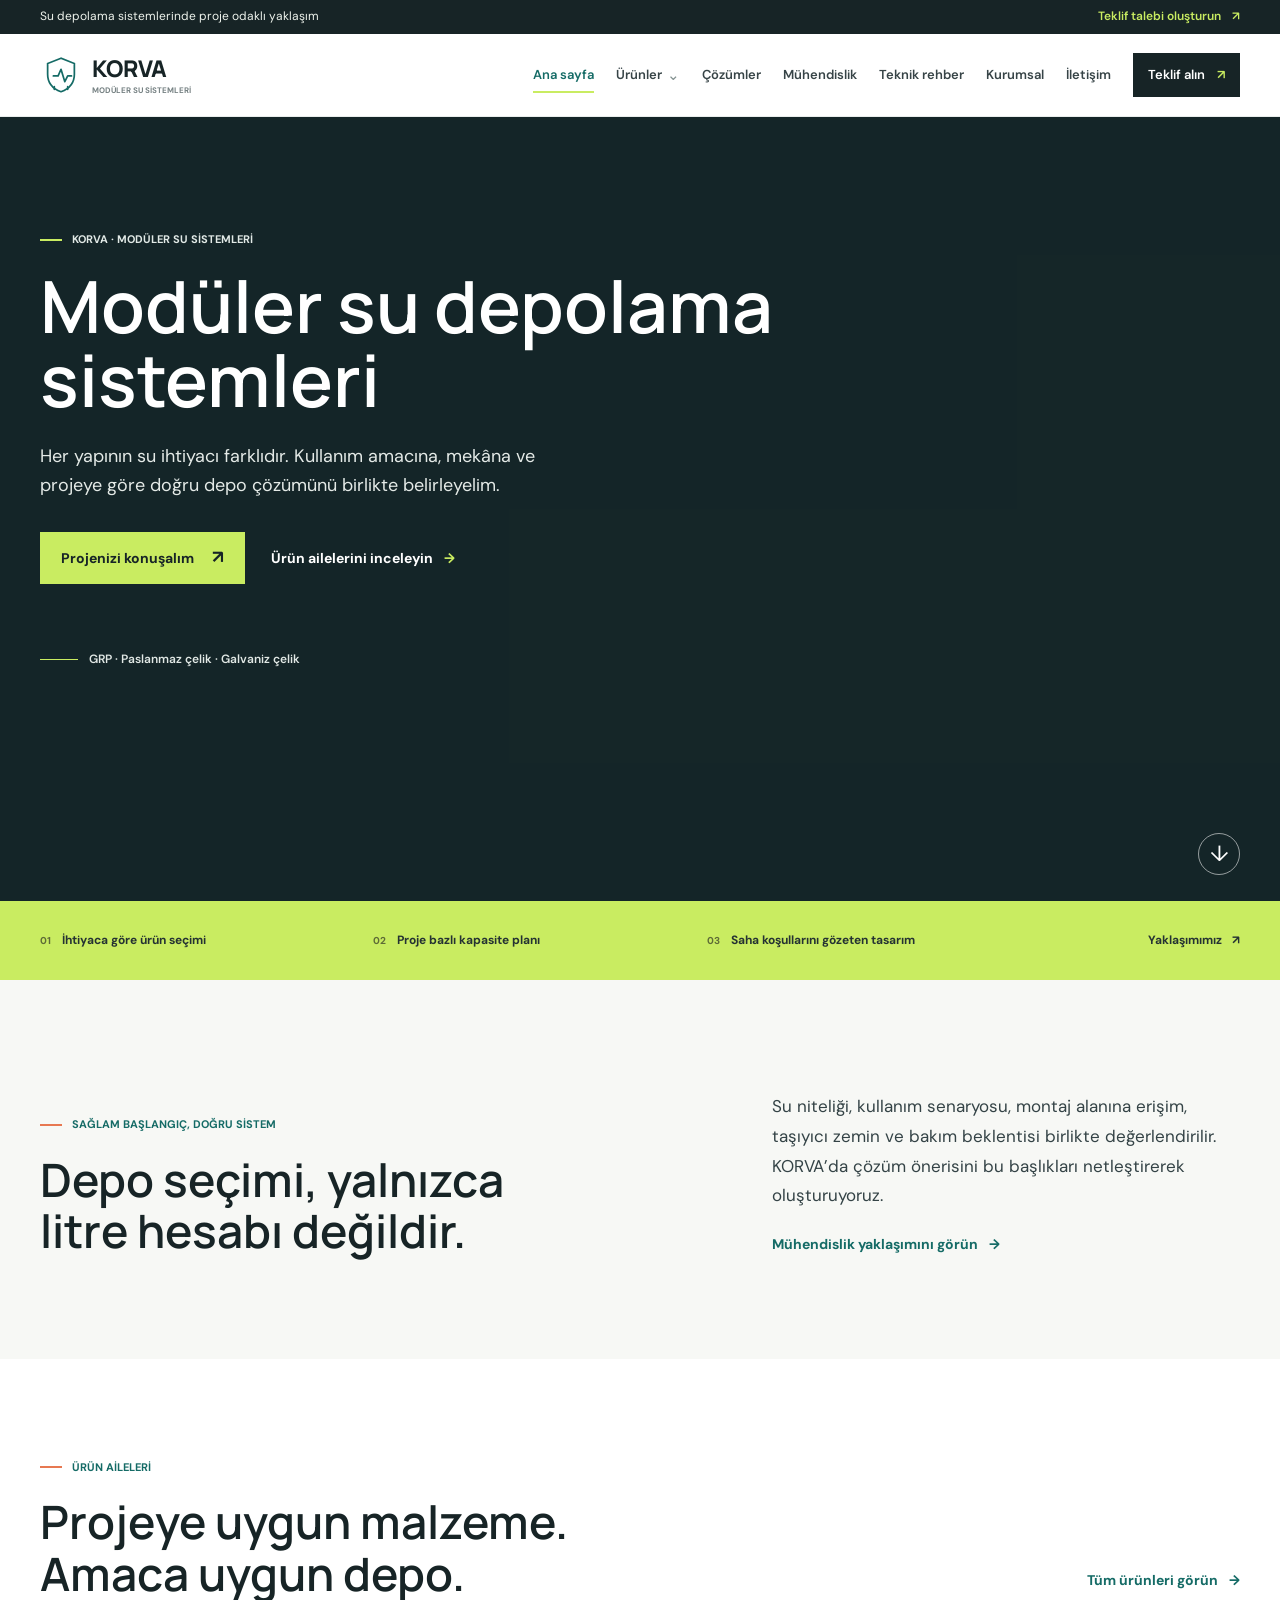
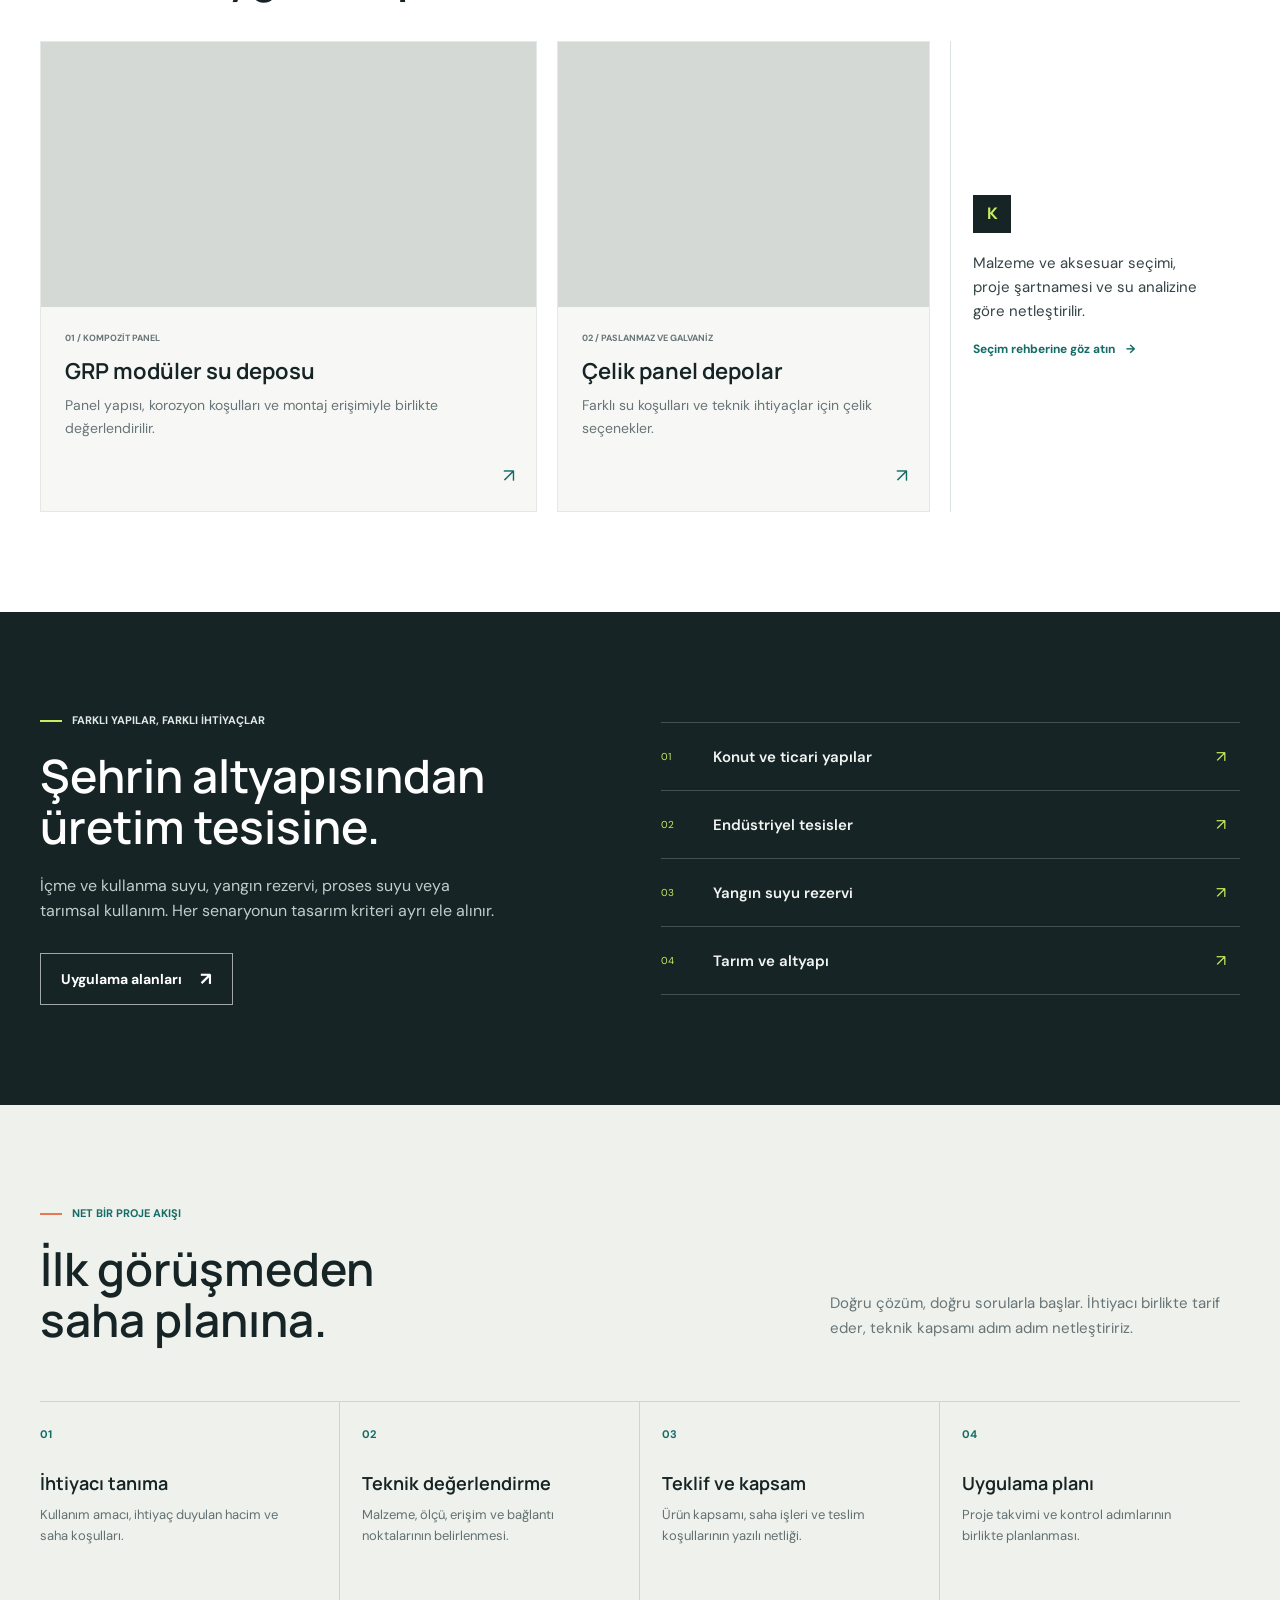
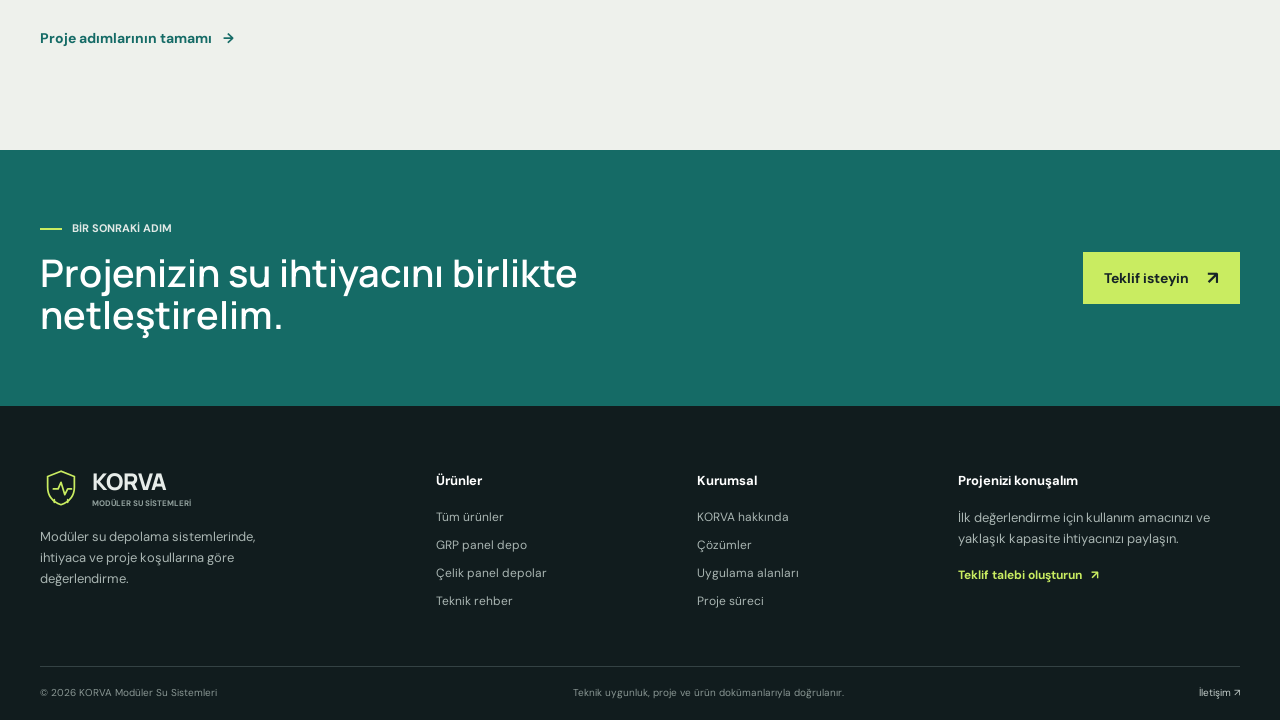
<file: index.html>
<!doctype html>
<html lang="tr">
<head>
  <meta charset="utf-8">
  <meta name="viewport" content="width=device-width, initial-scale=1">
  <meta name="theme-color" content="#172426">
  <meta name="description" content="KORVA modüler su depolama sistemleri: GRP ve çelik panel depo seçenekleri, mühendislik yaklaşımı ve proje odaklı çözümler.">
  <title>KORVA | Modüler Su Depolama Sistemleri</title>
  <link rel="icon" href="assets/favicon.svg" type="image/svg+xml">
  <link rel="stylesheet" href="assets/site.css">
  <script src="assets/site.js" defer></script>
</head>
<body data-page="home">
  <div id="site-header"></div>
  <main>
    <section class="hero hero-home">
      <div class="hero-image" role="img" aria-label="Sahada modüler panel su deposu kurulumu"></div>
      <div class="hero-shade"></div>
      <div class="hero-content wrap">
        <p class="eyebrow eyebrow-light"><span></span> KORVA · MODÜLER SU SİSTEMLERİ</p>
        <h1>Modüler su depolama sistemleri</h1>
        <p class="hero-copy">Her yapının su ihtiyacı farklıdır. Kullanım amacına, mekâna ve projeye göre doğru depo çözümünü birlikte belirleyelim.</p>
        <div class="hero-actions">
          <a class="button button-lime" href="iletisim.html#teklif">Projenizi konuşalım <span aria-hidden="true">↗</span></a>
          <a class="text-link text-link-light" href="urunler.html">Ürün ailelerini inceleyin <span aria-hidden="true">→</span></a>
        </div>
        <div class="hero-footnote"><span class="hero-rule"></span><span>GRP · Paslanmaz çelik · Galvaniz çelik</span></div>
      </div>
      <a class="hero-scroll" href="#yaklasim" aria-label="Sayfayı aşağı kaydır">↓</a>
    </section>

    <section class="proof-strip" aria-label="Proje yaklaşımı">
      <div class="wrap proof-grid">
        <div><span class="proof-index">01</span><span>İhtiyaca göre ürün seçimi</span></div>
        <div><span class="proof-index">02</span><span>Proje bazlı kapasite planı</span></div>
        <div><span class="proof-index">03</span><span>Saha koşullarını gözeten tasarım</span></div>
        <a href="muhendislik.html">Yaklaşımımız <span aria-hidden="true">↗</span></a>
      </div>
    </section>

    <section class="section section-intro" id="yaklasim">
      <div class="wrap intro-grid">
        <div>
          <p class="eyebrow"><span></span> Sağlam başlangıç, doğru sistem</p>
          <h2>Depo seçimi, yalnızca litre hesabı değildir.</h2>
        </div>
        <div class="intro-copy">
          <p>Su niteliği, kullanım senaryosu, montaj alanına erişim, taşıyıcı zemin ve bakım beklentisi birlikte değerlendirilir. KORVA’da çözüm önerisini bu başlıkları netleştirerek oluşturuyoruz.</p>
          <a class="text-link" href="muhendislik.html">Mühendislik yaklaşımını görün <span aria-hidden="true">→</span></a>
        </div>
      </div>
    </section>

    <section class="section section-products">
      <div class="wrap">
        <div class="section-heading">
          <div><p class="eyebrow"><span></span> Ürün aileleri</p><h2>Projeye uygun malzeme.<br>Amaca uygun depo.</h2></div>
          <a class="text-link" href="urunler.html">Tüm ürünleri görün <span aria-hidden="true">→</span></a>
        </div>
        <div class="product-grid">
          <a class="product-card product-card-featured" href="grp-moduler-depo.html">
            <div class="product-photo photo-grp" role="img" aria-label="Modüler GRP panel depo montajı"></div>
            <div class="product-card-body"><span class="card-kicker">01 / KOMPOZİT PANEL</span><h3>GRP modüler su deposu</h3><p>Panel yapısı, korozyon koşulları ve montaj erişimiyle birlikte değerlendirilir.</p><span class="card-arrow" aria-hidden="true">↗</span></div>
          </a>
          <a class="product-card" href="celik-depolar.html">
            <div class="product-photo photo-steel" role="img" aria-label="Çelik modüler su deposunun iç yapısı"></div>
            <div class="product-card-body"><span class="card-kicker">02 / PASLANMAZ VE GALVANİZ</span><h3>Çelik panel depolar</h3><p>Farklı su koşulları ve teknik ihtiyaçlar için çelik seçenekler.</p><span class="card-arrow" aria-hidden="true">↗</span></div>
          </a>
          <div class="product-note"><span class="note-mark" aria-hidden="true">K</span><p>Malzeme ve aksesuar seçimi, proje şartnamesi ve su analizine göre netleştirilir.</p><a class="text-link" href="rehber.html">Seçim rehberine göz atın <span aria-hidden="true">→</span></a></div>
        </div>
      </div>
    </section>

    <section class="section section-application">
      <div class="wrap application-layout">
        <div class="application-copy"><p class="eyebrow eyebrow-light"><span></span> Farklı yapılar, farklı ihtiyaçlar</p><h2>Şehrin altyapısından üretim tesisine.</h2><p>İçme ve kullanma suyu, yangın rezervi, proses suyu veya tarımsal kullanım. Her senaryonun tasarım kriteri ayrı ele alınır.</p><a class="button button-outline-light" href="cozumler.html">Uygulama alanları <span aria-hidden="true">↗</span></a></div>
        <div class="application-list">
          <a href="uygulamalar.html#binalar"><span>01</span><strong>Konut ve ticari yapılar</strong><span aria-hidden="true">↗</span></a>
          <a href="uygulamalar.html#endustri"><span>02</span><strong>Endüstriyel tesisler</strong><span aria-hidden="true">↗</span></a>
          <a href="uygulamalar.html#yangin"><span>03</span><strong>Yangın suyu rezervi</strong><span aria-hidden="true">↗</span></a>
          <a href="uygulamalar.html#tarim"><span>04</span><strong>Tarım ve altyapı</strong><span aria-hidden="true">↗</span></a>
        </div>
      </div>
    </section>

    <section class="section section-process">
      <div class="wrap">
        <div class="section-heading"><div><p class="eyebrow"><span></span> Net bir proje akışı</p><h2>İlk görüşmeden<br>saha planına.</h2></div><p class="heading-aside">Doğru çözüm, doğru sorularla başlar. İhtiyacı birlikte tarif eder, teknik kapsamı adım adım netleştiririz.</p></div>
        <div class="process-grid">
          <article><span>01</span><h3>İhtiyacı tanıma</h3><p>Kullanım amacı, ihtiyaç duyulan hacim ve saha koşulları.</p></article>
          <article><span>02</span><h3>Teknik değerlendirme</h3><p>Malzeme, ölçü, erişim ve bağlantı noktalarının belirlenmesi.</p></article>
          <article><span>03</span><h3>Teklif ve kapsam</h3><p>Ürün kapsamı, saha işleri ve teslim koşullarının yazılı netliği.</p></article>
          <article><span>04</span><h3>Uygulama planı</h3><p>Proje takvimi ve kontrol adımlarının birlikte planlanması.</p></article>
        </div>
        <a class="text-link process-link" href="muhendislik.html">Proje adımlarının tamamı <span aria-hidden="true">→</span></a>
      </div>
    </section>

    <section class="closing-cta">
      <div class="wrap closing-layout"><div><p class="eyebrow eyebrow-light"><span></span> Bir sonraki adım</p><h2>Projenizin su ihtiyacını birlikte netleştirelim.</h2></div><a class="button button-lime" href="iletisim.html#teklif">Teklif isteyin <span aria-hidden="true">↗</span></a></div>
    </section>
  </main>
  <div id="site-footer"></div>
</body>
</html>
</file>
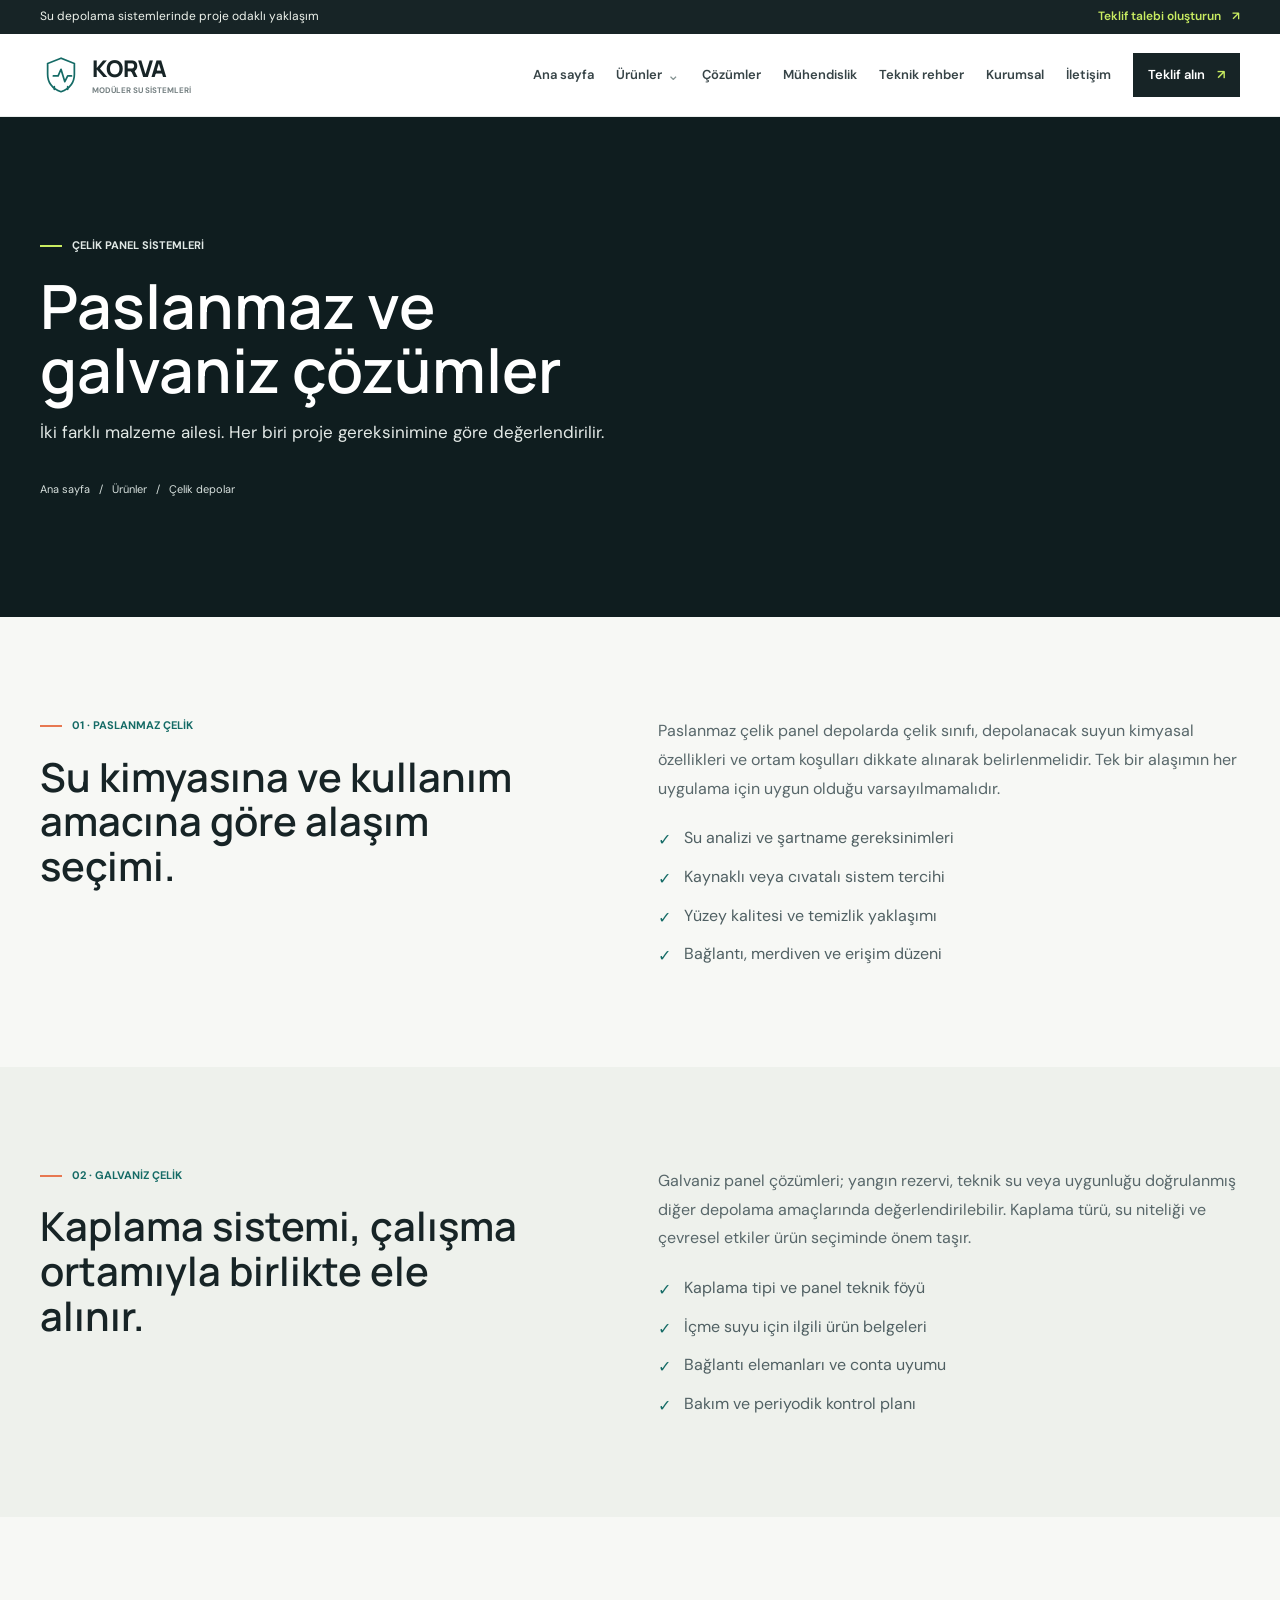
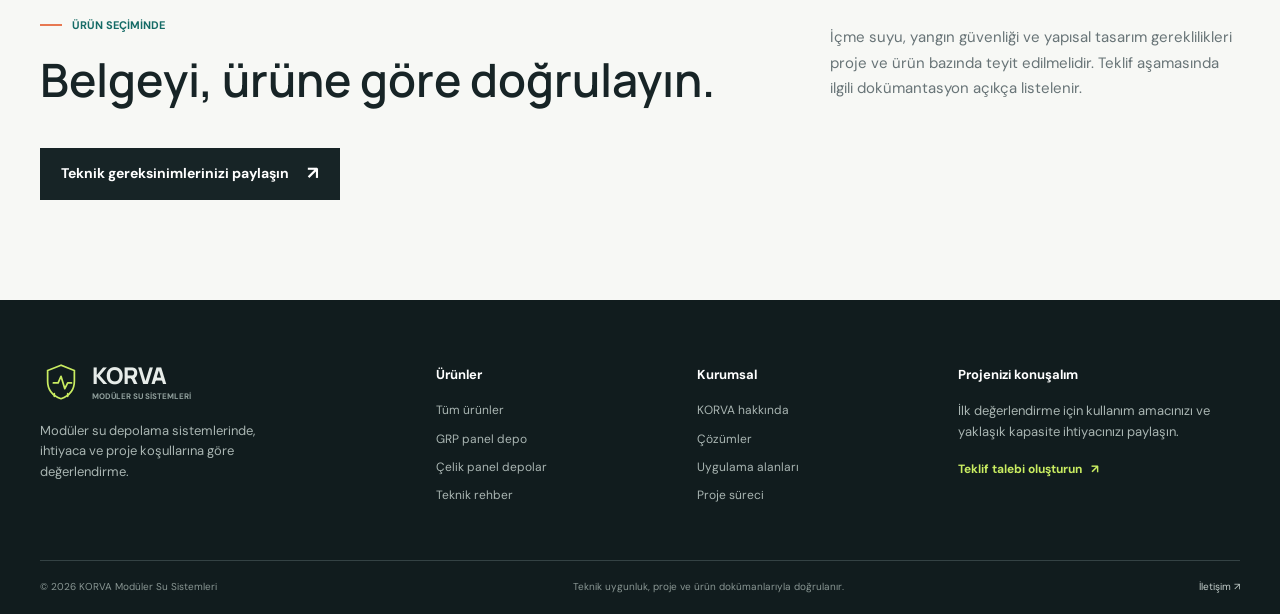
<file: celik-depolar.html>
<!doctype html>
<html lang="tr"><head><meta charset="utf-8"><meta name="viewport" content="width=device-width, initial-scale=1"><meta name="theme-color" content="#172426"><meta name="description" content="Paslanmaz ve galvaniz çelik modüler depo sistemleri: malzeme seçimi, saha koşulları ve proje kapsamı."><title>Çelik Modüler Depolar | KORVA</title><link rel="icon" href="assets/favicon.svg" type="image/svg+xml"><link rel="stylesheet" href="assets/site.css"><script src="assets/site.js" defer></script></head>
<body data-page="products"><div id="site-header"></div><main>
  <section class="page-hero page-hero-steel"><div class="page-hero-image photo-steel"></div><div class="page-hero-shade"></div><div class="wrap page-hero-content"><p class="eyebrow eyebrow-light"><span></span> Çelik panel sistemleri</p><h1>Paslanmaz ve<br>galvaniz çözümler</h1><p>İki farklı malzeme ailesi. Her biri proje gereksinimine göre değerlendirilir.</p><nav class="breadcrumbs breadcrumbs-light" aria-label="Sayfa yolu"><a href="index.html">Ana sayfa</a><span>/</span><a href="urunler.html">Ürünler</a><span>/</span><span>Çelik depolar</span></nav></div></section>
  <section class="section" id="paslanmaz"><div class="wrap detail-grid"><div><p class="eyebrow"><span></span> 01 · Paslanmaz çelik</p><h2>Su kimyasına ve kullanım amacına göre alaşım seçimi.</h2></div><div class="detail-copy"><p>Paslanmaz çelik panel depolarda çelik sınıfı, depolanacak suyun kimyasal özellikleri ve ortam koşulları dikkate alınarak belirlenmelidir. Tek bir alaşımın her uygulama için uygun olduğu varsayılmamalıdır.</p><ul class="check-list"><li>Su analizi ve şartname gereksinimleri</li><li>Kaynaklı veya cıvatalı sistem tercihi</li><li>Yüzey kalitesi ve temizlik yaklaşımı</li><li>Bağlantı, merdiven ve erişim düzeni</li></ul></div></div></section>
  <section class="section section-soft" id="galvaniz"><div class="wrap detail-grid"><div><p class="eyebrow"><span></span> 02 · Galvaniz çelik</p><h2>Kaplama sistemi, çalışma ortamıyla birlikte ele alınır.</h2></div><div class="detail-copy"><p>Galvaniz panel çözümleri; yangın rezervi, teknik su veya uygunluğu doğrulanmış diğer depolama amaçlarında değerlendirilebilir. Kaplama türü, su niteliği ve çevresel etkiler ürün seçiminde önem taşır.</p><ul class="check-list"><li>Kaplama tipi ve panel teknik föyü</li><li>İçme suyu için ilgili ürün belgeleri</li><li>Bağlantı elemanları ve conta uyumu</li><li>Bakım ve periyodik kontrol planı</li></ul></div></div></section>
  <section class="section"><div class="wrap"><div class="section-heading"><div><p class="eyebrow"><span></span> Ürün seçiminde</p><h2>Belgeyi, ürüne göre doğrulayın.</h2></div><p class="heading-aside">İçme suyu, yangın güvenliği ve yapısal tasarım gereklilikleri proje ve ürün bazında teyit edilmelidir. Teklif aşamasında ilgili dokümantasyon açıkça listelenir.</p></div><a class="button button-dark" href="iletisim.html#teklif">Teknik gereksinimlerinizi paylaşın <span aria-hidden="true">↗</span></a></div></section>
</main><div id="site-footer"></div></body></html>
</file>
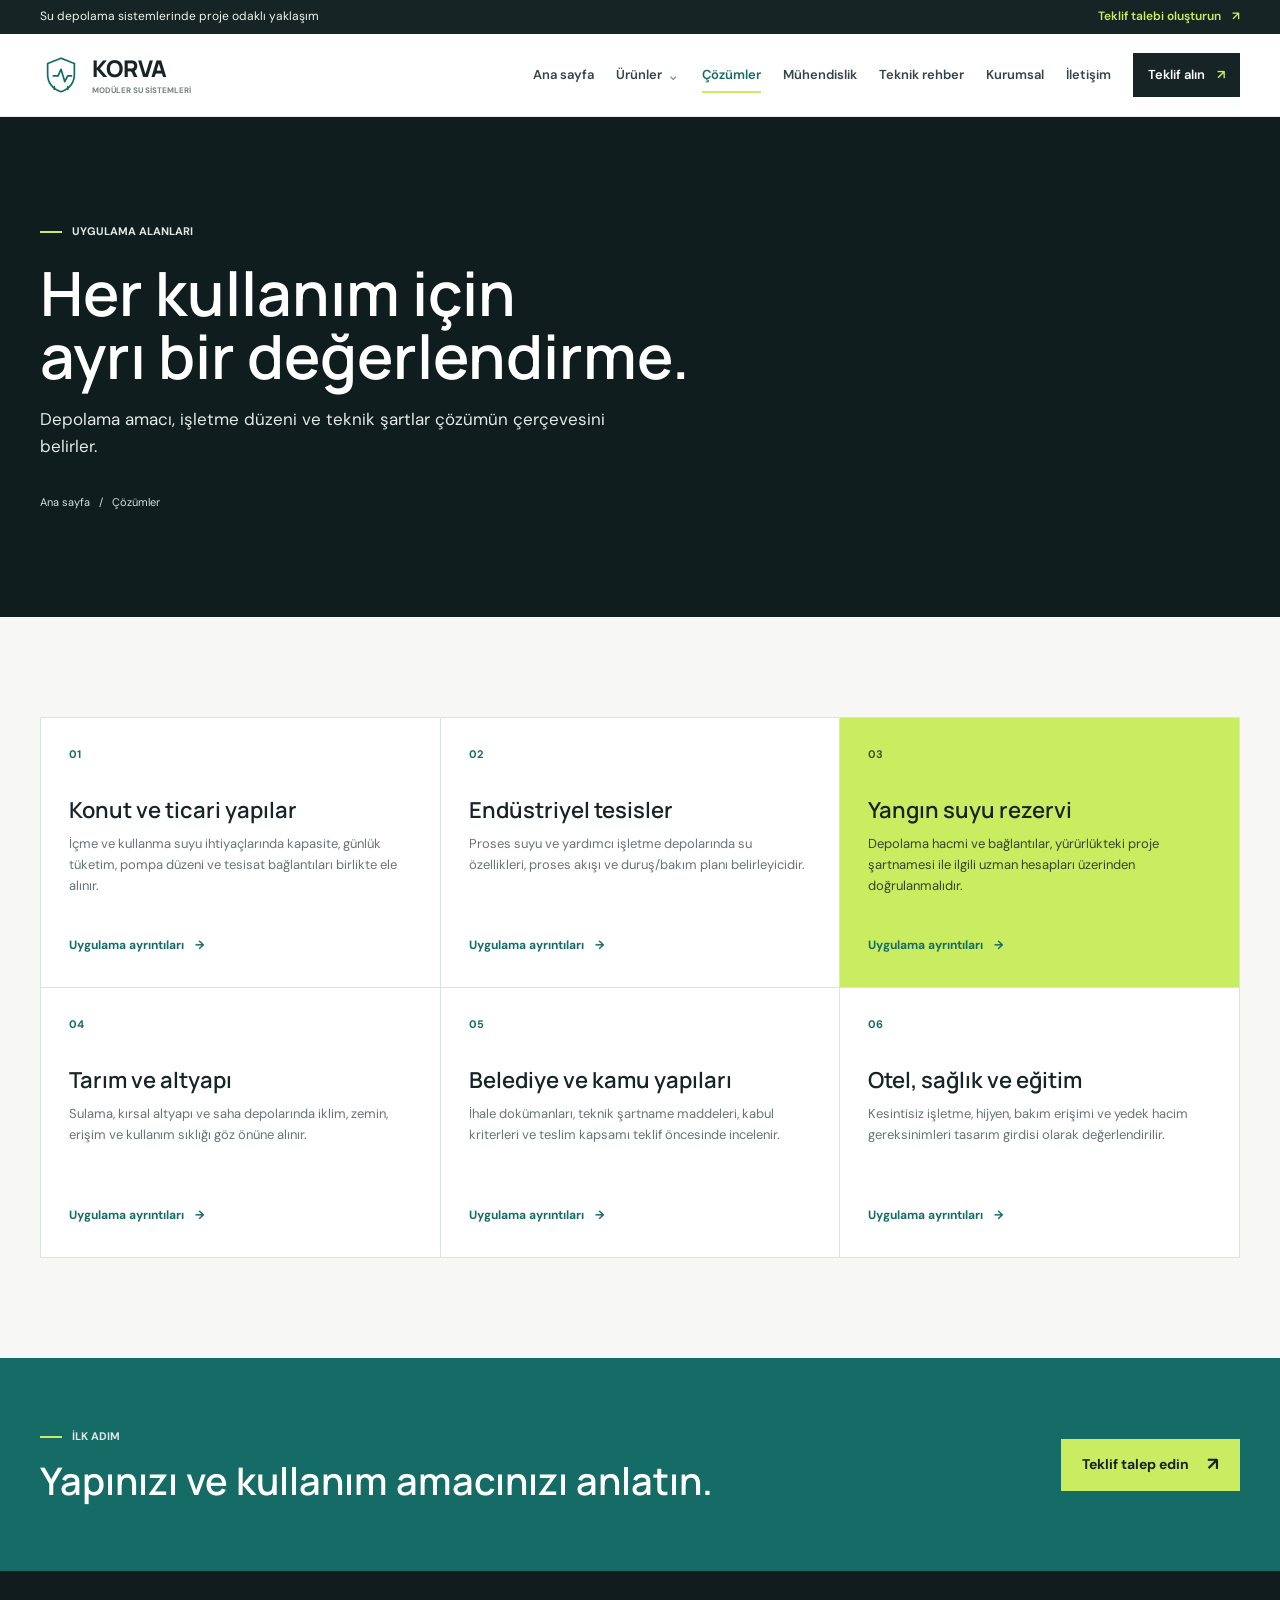
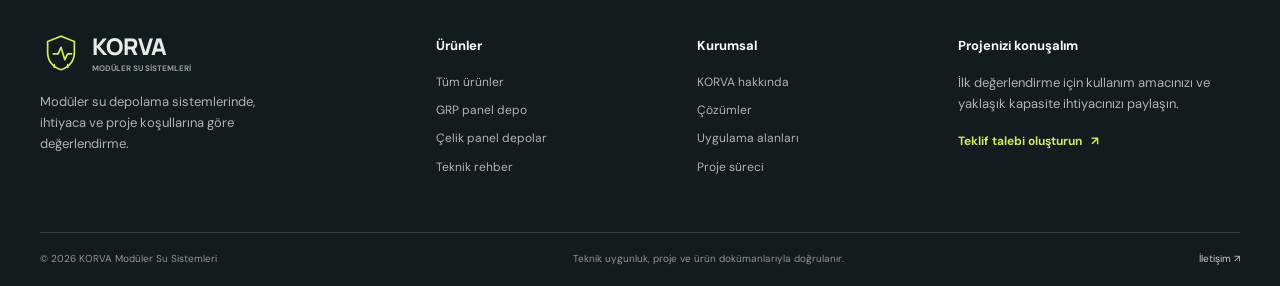
<file: cozumler.html>
<!doctype html>
<html lang="tr"><head><meta charset="utf-8"><meta name="viewport" content="width=device-width, initial-scale=1"><meta name="theme-color" content="#172426"><meta name="description" content="Konut, endüstri, yangın suyu, altyapı ve tarım projeleri için modüler su depolama çözümleri."><title>Çözümler | KORVA Modüler Su Sistemleri</title><link rel="icon" href="assets/favicon.svg" type="image/svg+xml"><link rel="stylesheet" href="assets/site.css"><script src="assets/site.js" defer></script></head>
<body data-page="solutions"><div id="site-header"></div><main>
  <section class="page-hero page-hero-solutions"><div class="page-hero-image photo-plant"></div><div class="page-hero-shade"></div><div class="wrap page-hero-content"><p class="eyebrow eyebrow-light"><span></span> Uygulama alanları</p><h1>Her kullanım için<br>ayrı bir değerlendirme.</h1><p>Depolama amacı, işletme düzeni ve teknik şartlar çözümün çerçevesini belirler.</p><nav class="breadcrumbs breadcrumbs-light" aria-label="Sayfa yolu"><a href="index.html">Ana sayfa</a><span>/</span><span>Çözümler</span></nav></div></section>
  <section class="section"><div class="wrap"><div class="sector-grid">
    <article class="sector-card" id="binalar"><span class="sector-number">01</span><h2>Konut ve ticari yapılar</h2><p>İçme ve kullanma suyu ihtiyaçlarında kapasite, günlük tüketim, pompa düzeni ve tesisat bağlantıları birlikte ele alınır.</p><a class="text-link" href="uygulamalar.html#binalar">Uygulama ayrıntıları <span>→</span></a></article>
    <article class="sector-card" id="endustri"><span class="sector-number">02</span><h2>Endüstriyel tesisler</h2><p>Proses suyu ve yardımcı işletme depolarında su özellikleri, proses akışı ve duruş/bakım planı belirleyicidir.</p><a class="text-link" href="uygulamalar.html#endustri">Uygulama ayrıntıları <span>→</span></a></article>
    <article class="sector-card sector-card-accent" id="yangin"><span class="sector-number">03</span><h2>Yangın suyu rezervi</h2><p>Depolama hacmi ve bağlantılar, yürürlükteki proje şartnamesi ile ilgili uzman hesapları üzerinden doğrulanmalıdır.</p><a class="text-link" href="uygulamalar.html#yangin">Uygulama ayrıntıları <span>→</span></a></article>
    <article class="sector-card" id="tarim"><span class="sector-number">04</span><h2>Tarım ve altyapı</h2><p>Sulama, kırsal altyapı ve saha depolarında iklim, zemin, erişim ve kullanım sıklığı göz önüne alınır.</p><a class="text-link" href="uygulamalar.html#tarim">Uygulama ayrıntıları <span>→</span></a></article>
    <article class="sector-card" id="belediye"><span class="sector-number">05</span><h2>Belediye ve kamu yapıları</h2><p>İhale dokümanları, teknik şartname maddeleri, kabul kriterleri ve teslim kapsamı teklif öncesinde incelenir.</p><a class="text-link" href="uygulamalar.html#kamu">Uygulama ayrıntıları <span>→</span></a></article>
    <article class="sector-card" id="otel"><span class="sector-number">06</span><h2>Otel, sağlık ve eğitim</h2><p>Kesintisiz işletme, hijyen, bakım erişimi ve yedek hacim gereksinimleri tasarım girdisi olarak değerlendirilir.</p><a class="text-link" href="uygulamalar.html#tesisler">Uygulama ayrıntıları <span>→</span></a></article>
  </div></div></section>
  <section class="closing-cta"><div class="wrap closing-layout"><div><p class="eyebrow eyebrow-light"><span></span> İlk adım</p><h2>Yapınızı ve kullanım amacınızı anlatın.</h2></div><a class="button button-lime" href="iletisim.html#teklif">Teklif talep edin <span>↗</span></a></div></section>
</main><div id="site-footer"></div></body></html>
</file>
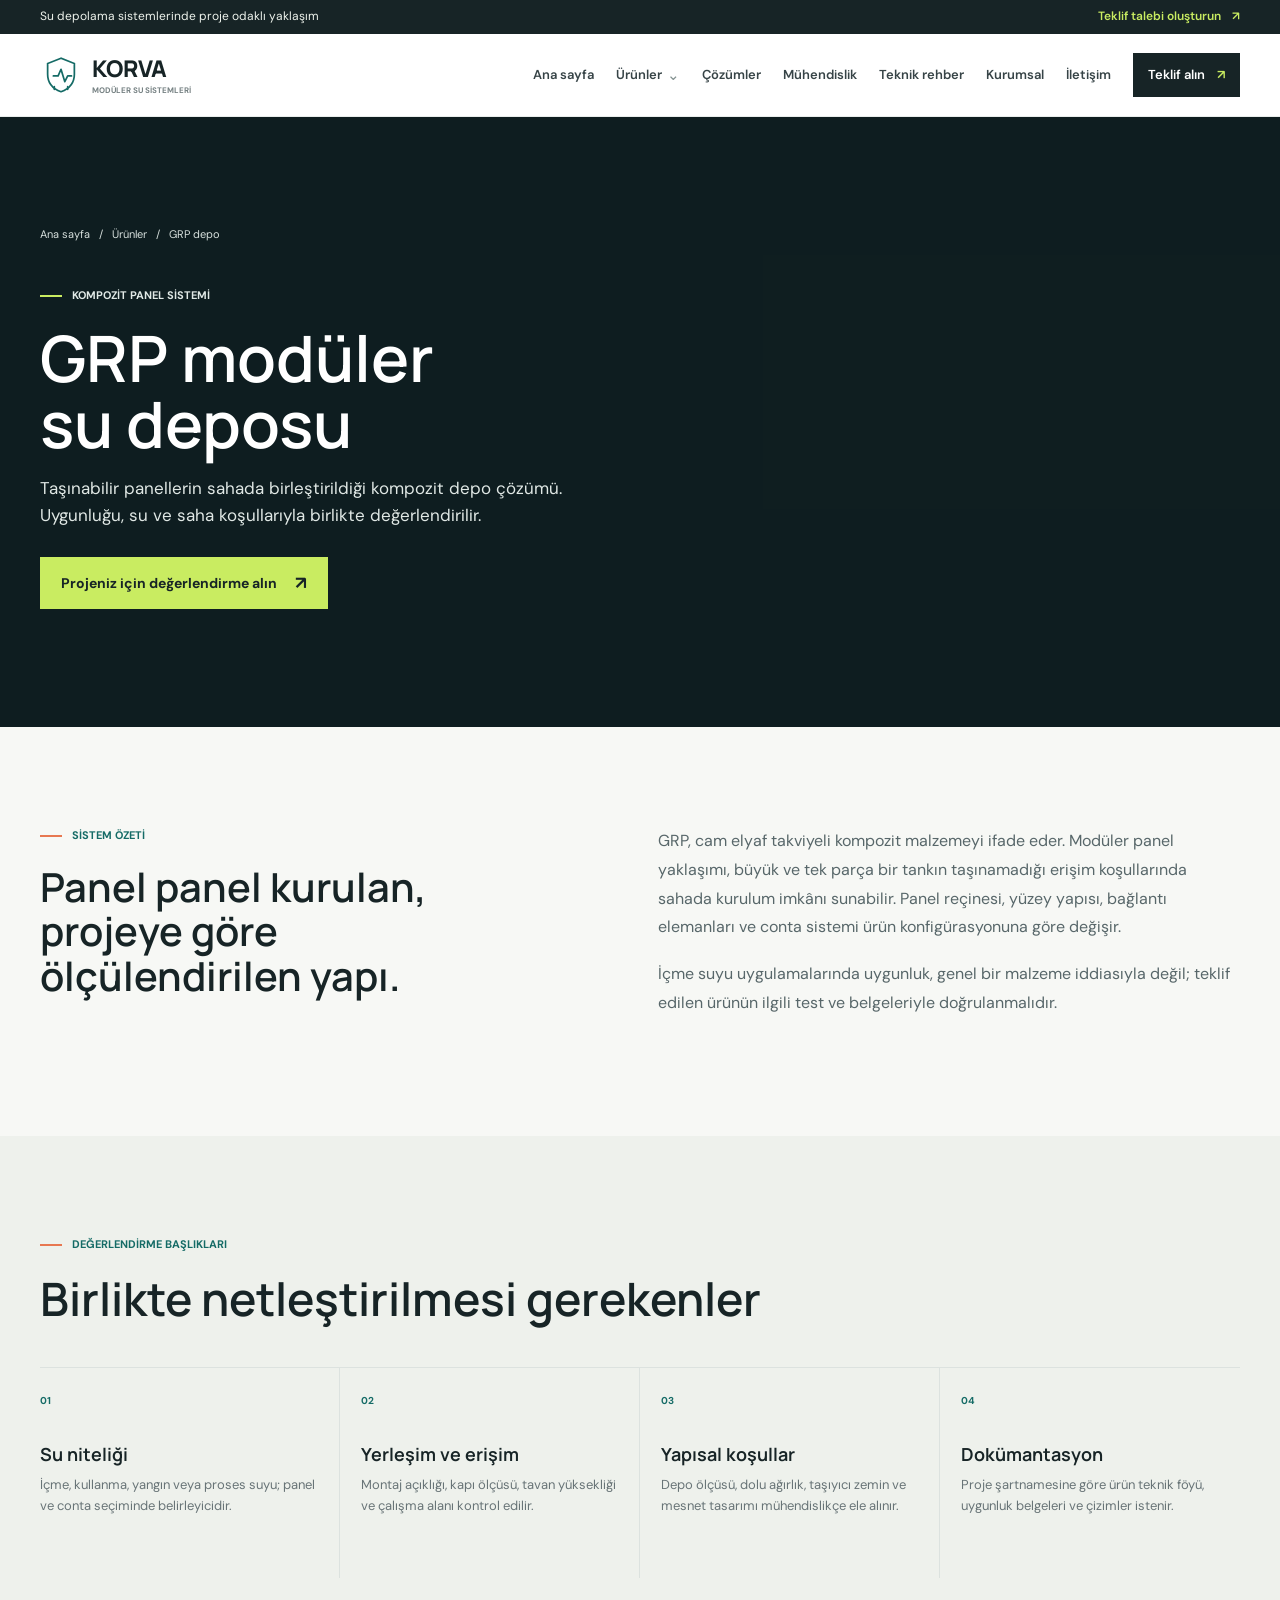
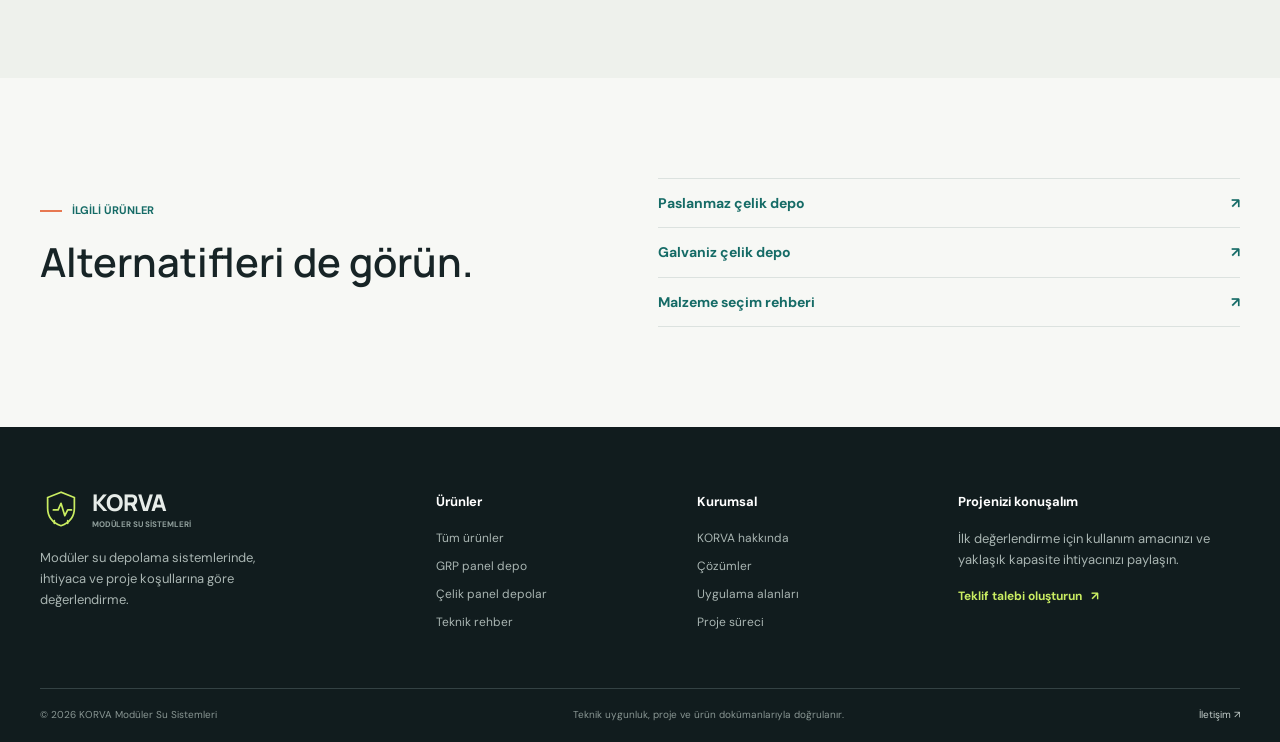
<file: grp-moduler-depo.html>
<!doctype html>
<html lang="tr"><head><meta charset="utf-8"><meta name="viewport" content="width=device-width, initial-scale=1"><meta name="theme-color" content="#172426"><meta name="description" content="GRP modüler su deposu panel sistemi, proje ve saha koşullarıyla birlikte değerlendirilir. KORVA ürün yaklaşımını inceleyin."><title>GRP Modüler Su Deposu | KORVA</title><link rel="icon" href="assets/favicon.svg" type="image/svg+xml"><link rel="stylesheet" href="assets/site.css"><script src="assets/site.js" defer></script></head>
<body data-page="products"><div id="site-header"></div><main>
  <section class="product-hero"><div class="product-hero-photo photo-grp" role="img" aria-label="Panel modülleriyle kurulan GRP su deposu"></div><div class="product-hero-shade"></div><div class="wrap product-hero-content"><nav class="breadcrumbs breadcrumbs-light" aria-label="Sayfa yolu"><a href="index.html">Ana sayfa</a><span>/</span><a href="urunler.html">Ürünler</a><span>/</span><span>GRP depo</span></nav><p class="eyebrow eyebrow-light"><span></span> Kompozit panel sistemi</p><h1>GRP modüler<br>su deposu</h1><p>Taşınabilir panellerin sahada birleştirildiği kompozit depo çözümü. Uygunluğu, su ve saha koşullarıyla birlikte değerlendirilir.</p><a class="button button-lime" href="iletisim.html#teklif">Projeniz için değerlendirme alın <span aria-hidden="true">↗</span></a></div></section>
  <section class="section"><div class="wrap detail-grid"><div><p class="eyebrow"><span></span> Sistem özeti</p><h2>Panel panel kurulan, projeye göre ölçülendirilen yapı.</h2></div><div class="detail-copy"><p>GRP, cam elyaf takviyeli kompozit malzemeyi ifade eder. Modüler panel yaklaşımı, büyük ve tek parça bir tankın taşınamadığı erişim koşullarında sahada kurulum imkânı sunabilir. Panel reçinesi, yüzey yapısı, bağlantı elemanları ve conta sistemi ürün konfigürasyonuna göre değişir.</p><p>İçme suyu uygulamalarında uygunluk, genel bir malzeme iddiasıyla değil; teklif edilen ürünün ilgili test ve belgeleriyle doğrulanmalıdır.</p></div></div></section>
  <section class="section section-soft"><div class="wrap"><div class="section-heading"><div><p class="eyebrow"><span></span> Değerlendirme başlıkları</p><h2>Birlikte netleştirilmesi gerekenler</h2></div></div><div class="spec-grid"><article><span>01</span><h3>Su niteliği</h3><p>İçme, kullanma, yangın veya proses suyu; panel ve conta seçiminde belirleyicidir.</p></article><article><span>02</span><h3>Yerleşim ve erişim</h3><p>Montaj açıklığı, kapı ölçüsü, tavan yüksekliği ve çalışma alanı kontrol edilir.</p></article><article><span>03</span><h3>Yapısal koşullar</h3><p>Depo ölçüsü, dolu ağırlık, taşıyıcı zemin ve mesnet tasarımı mühendislikçe ele alınır.</p></article><article><span>04</span><h3>Dokümantasyon</h3><p>Proje şartnamesine göre ürün teknik föyü, uygunluk belgeleri ve çizimler istenir.</p></article></div></div></section>
  <section class="section"><div class="wrap split-callout"><div><p class="eyebrow"><span></span> İlgili ürünler</p><h2>Alternatifleri de görün.</h2></div><div class="related-links"><a href="celik-depolar.html#paslanmaz">Paslanmaz çelik depo <span>↗</span></a><a href="celik-depolar.html#galvaniz">Galvaniz çelik depo <span>↗</span></a><a href="rehber.html">Malzeme seçim rehberi <span>↗</span></a></div></div></section>
</main><div id="site-footer"></div></body></html>
</file>
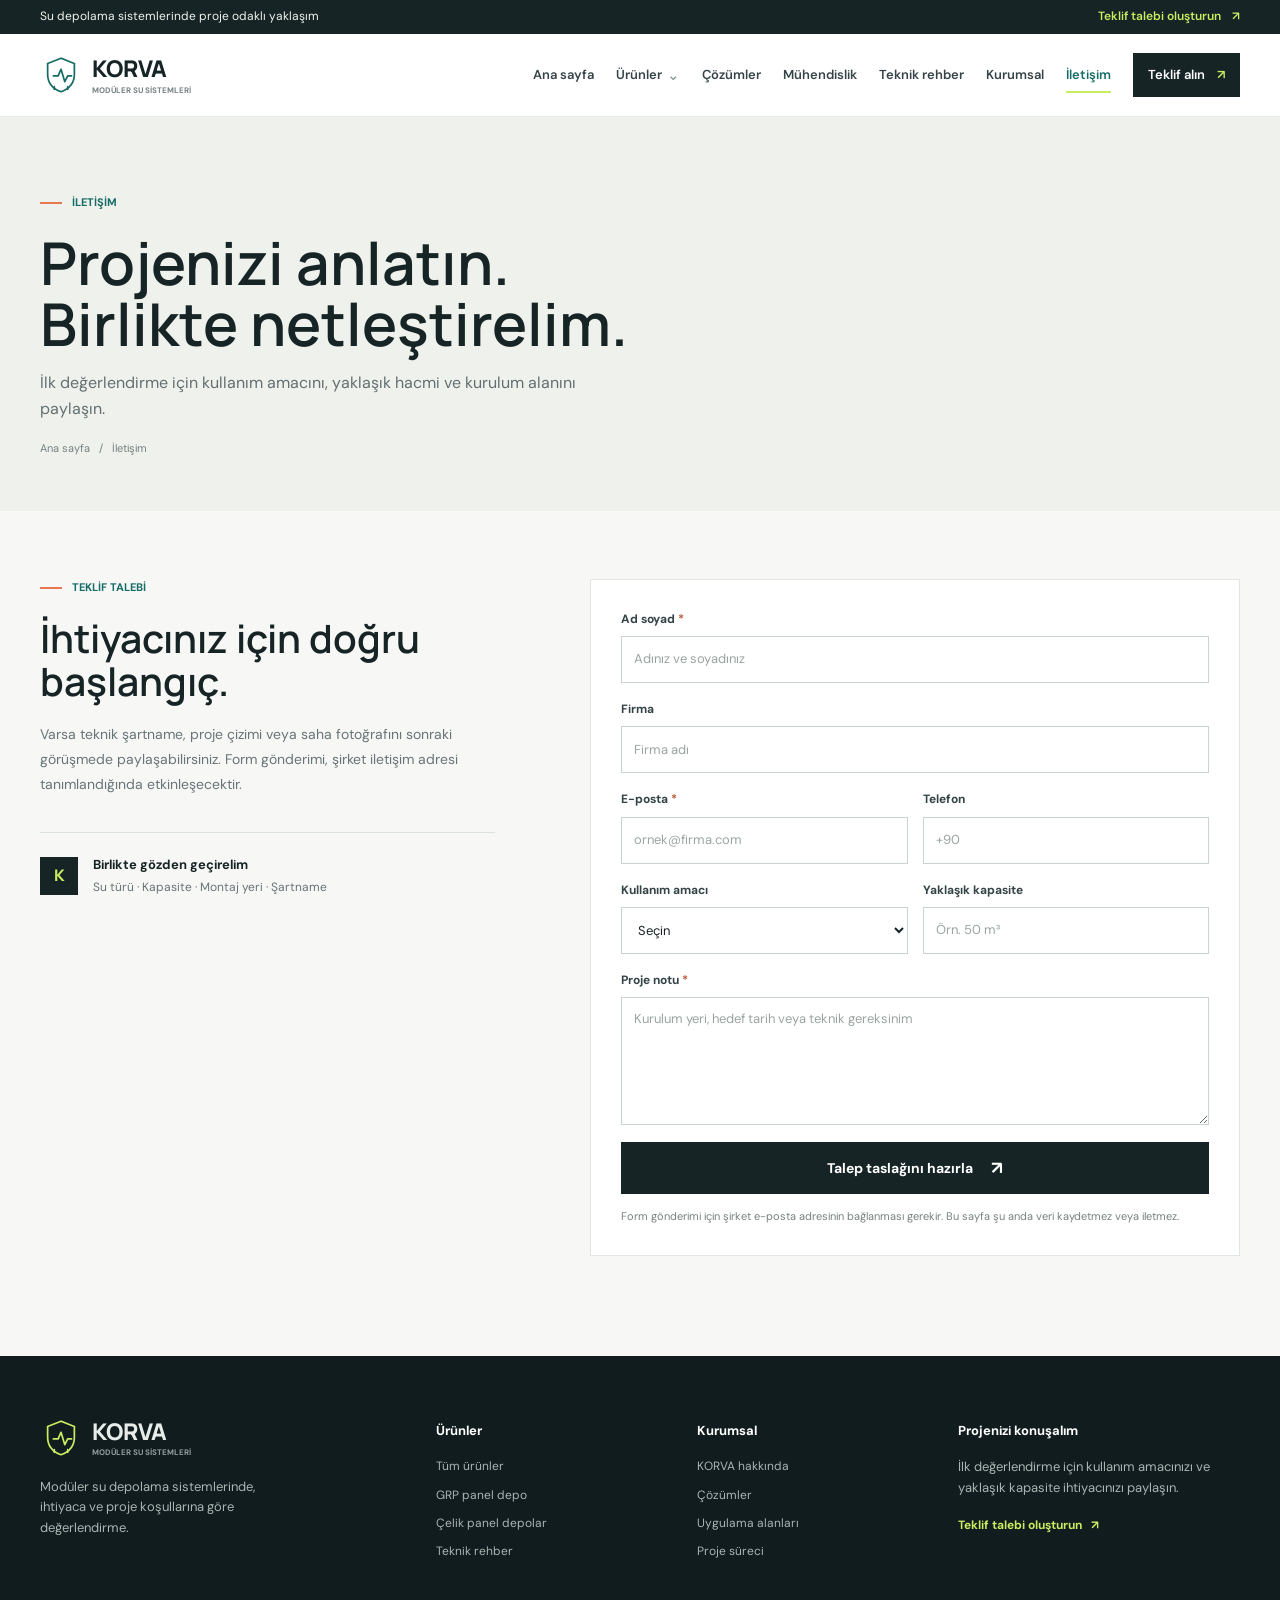
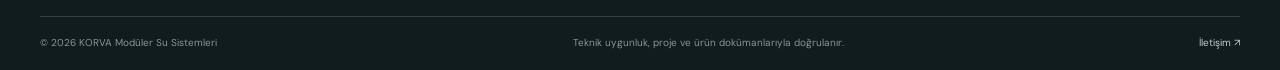
<file: iletisim.html>
<!doctype html>
<html lang="tr"><head><meta charset="utf-8"><meta name="viewport" content="width=device-width, initial-scale=1"><meta name="theme-color" content="#172426"><meta name="description" content="Modüler su deposu projeniz için KORVA'ya kapasite, uygulama alanı ve teknik şartname bilgisi gönderin."><title>İletişim ve Teklif | KORVA</title><link rel="icon" href="assets/favicon.svg" type="image/svg+xml"><link rel="stylesheet" href="assets/site.css"><script src="assets/site.js" defer></script></head>
<body data-page="contact"><div id="site-header"></div><main>
  <section class="contact-masthead"><div class="wrap"><p class="eyebrow"><span></span> İletişim</p><h1>Projenizi anlatın.<br>Birlikte netleştirelim.</h1><p>İlk değerlendirme için kullanım amacını, yaklaşık hacmi ve kurulum alanını paylaşın.</p><nav class="breadcrumbs" aria-label="Sayfa yolu"><a href="index.html">Ana sayfa</a><span>/</span><span>İletişim</span></nav></div></section>
  <section class="section contact-section" id="teklif"><div class="wrap contact-grid"><div class="contact-aside"><p class="eyebrow"><span></span> Teklif talebi</p><h2>İhtiyacınız için doğru başlangıç.</h2><p>Varsa teknik şartname, proje çizimi veya saha fotoğrafını sonraki görüşmede paylaşabilirsiniz. Form gönderimi, şirket iletişim adresi tanımlandığında etkinleşecektir.</p><div class="contact-note"><span class="note-mark" aria-hidden="true">K</span><div><strong>Birlikte gözden geçirelim</strong><p>Su türü · Kapasite · Montaj yeri · Şartname</p></div></div></div>
    <form class="quote-form" id="quote-form">
      <div class="form-row"><label for="name">Ad soyad <span>*</span></label><input id="name" name="name" autocomplete="name" required placeholder="Adınız ve soyadınız"></div>
      <div class="form-row"><label for="company">Firma</label><input id="company" name="company" autocomplete="organization" placeholder="Firma adı"></div>
      <div class="form-pair"><div class="form-row"><label for="email">E-posta <span>*</span></label><input id="email" name="email" type="email" autocomplete="email" required placeholder="ornek@firma.com"></div><div class="form-row"><label for="phone">Telefon</label><input id="phone" name="phone" type="tel" autocomplete="tel" placeholder="+90"></div></div>
      <div class="form-pair"><div class="form-row"><label for="application">Kullanım amacı</label><select id="application" name="application"><option value="">Seçin</option><option>İçme / kullanma suyu</option><option>Yangın suyu</option><option>Endüstriyel proses</option><option>Tarım / sulama</option><option>Diğer</option></select></div><div class="form-row"><label for="capacity">Yaklaşık kapasite</label><input id="capacity" name="capacity" placeholder="Örn. 50 m³"></div></div>
      <div class="form-row"><label for="message">Proje notu <span>*</span></label><textarea id="message" name="message" rows="5" required placeholder="Kurulum yeri, hedef tarih veya teknik gereksinim"></textarea></div>
      <button class="button button-dark form-submit" type="submit">Talep taslağını hazırla <span aria-hidden="true">↗</span></button>
      <p class="form-status" id="form-status" role="status" aria-live="polite">Form gönderimi için şirket e-posta adresinin bağlanması gerekir. Bu sayfa şu anda veri kaydetmez veya iletmez.</p>
    </form>
  </div></section>
</main><div id="site-footer"></div></body></html>
</file>
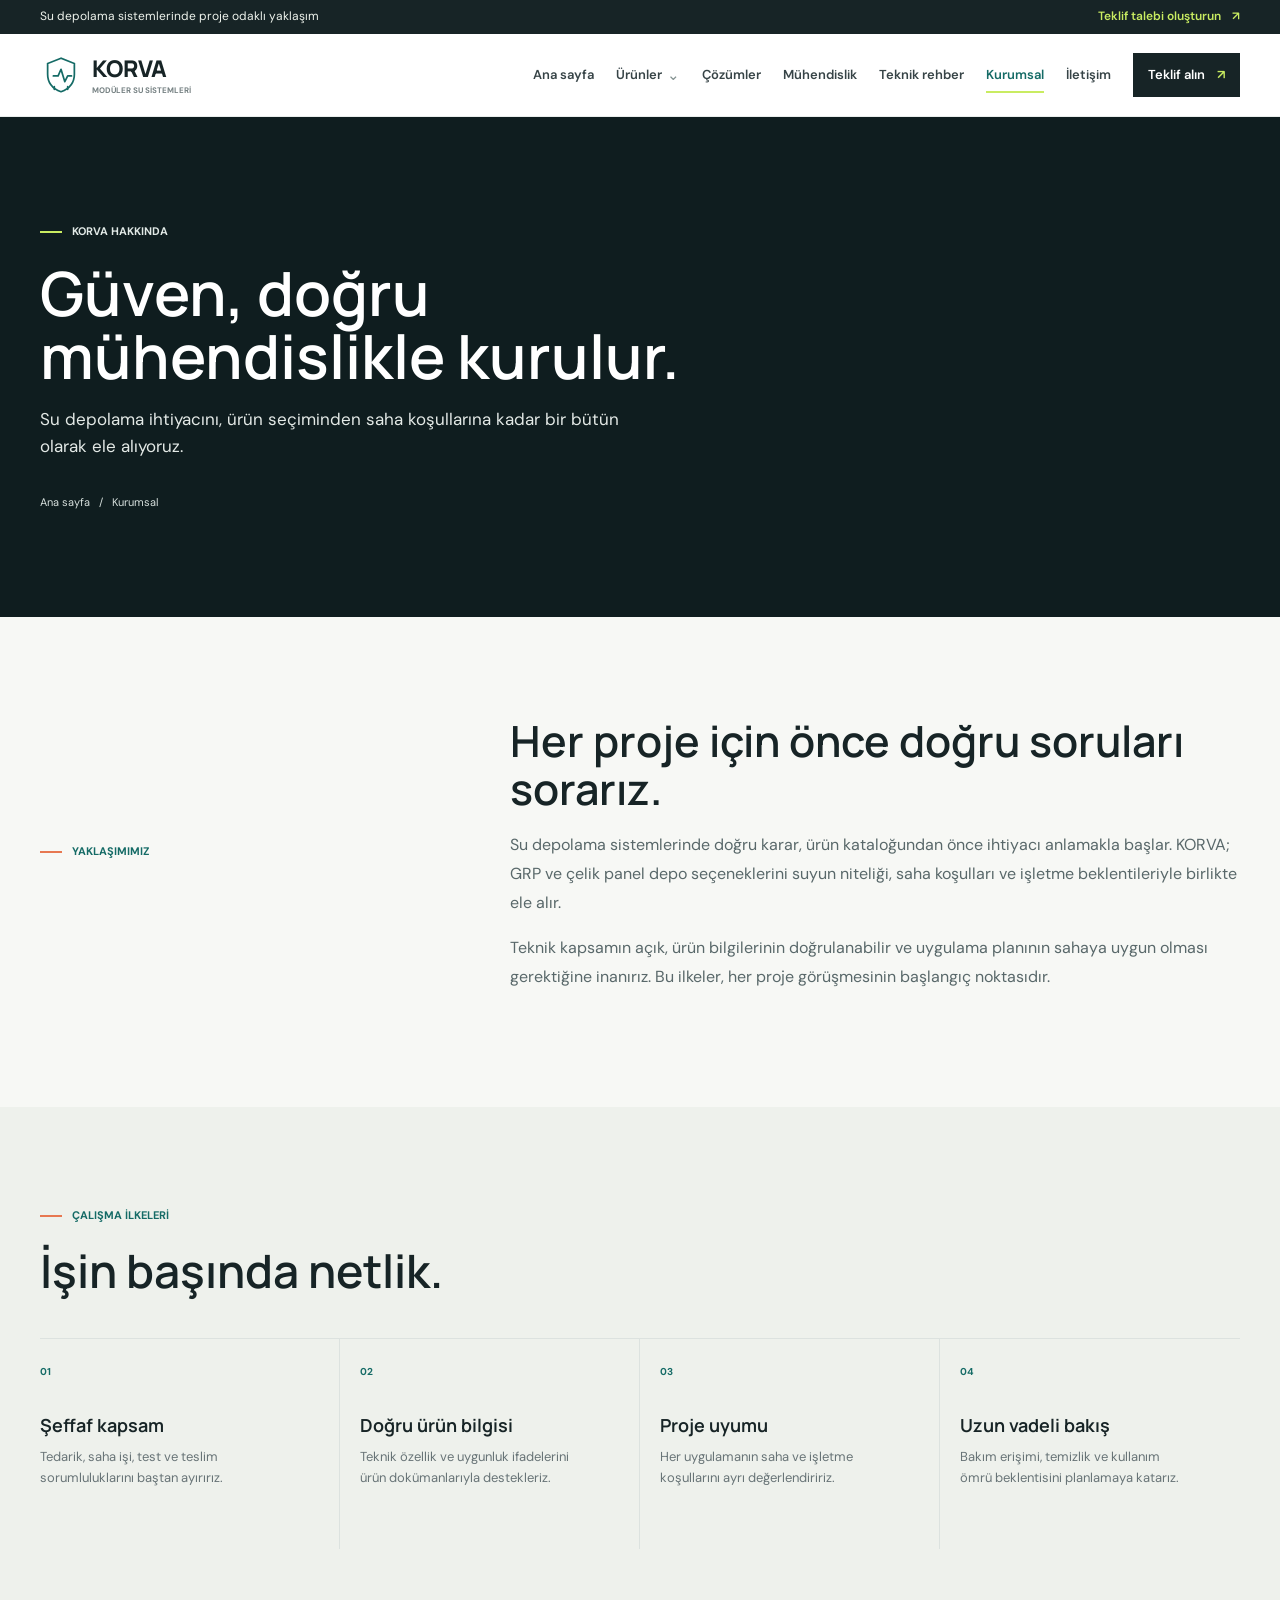
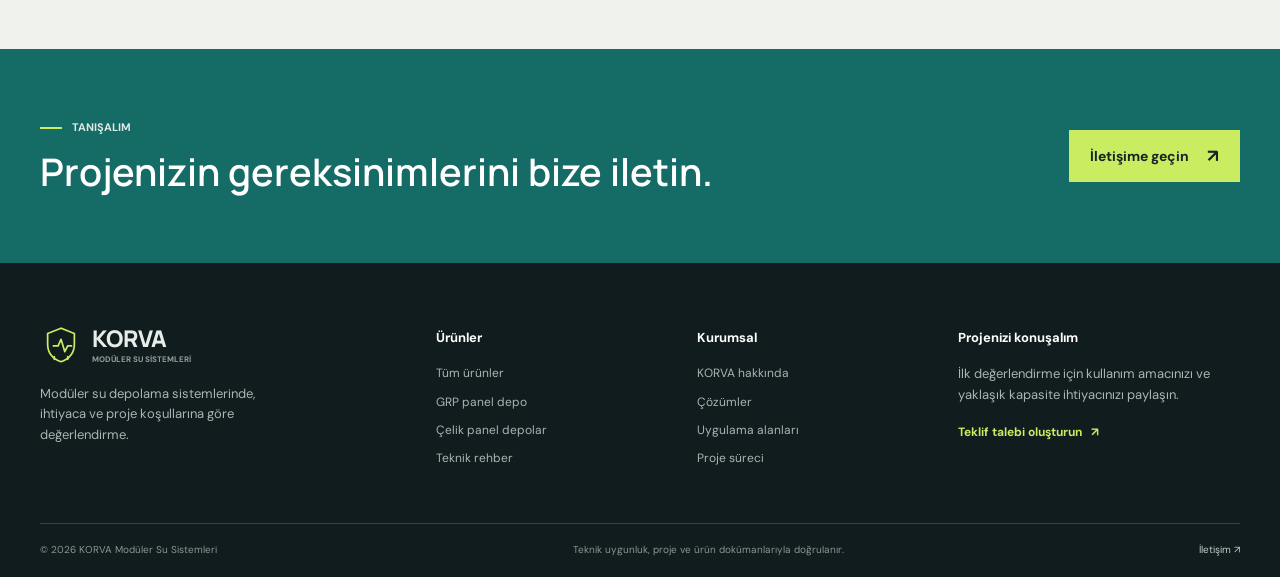
<file: kurumsal.html>
<!doctype html>
<html lang="tr"><head><meta charset="utf-8"><meta name="viewport" content="width=device-width, initial-scale=1"><meta name="theme-color" content="#172426"><meta name="description" content="KORVA Modüler Su Sistemleri marka yaklaşımı, değerleri ve su depolama çözümlerine bakışı."><title>Kurumsal | KORVA Modüler Su Sistemleri</title><link rel="icon" href="assets/favicon.svg" type="image/svg+xml"><link rel="stylesheet" href="assets/site.css"><script src="assets/site.js" defer></script></head>
<body data-page="company"><div id="site-header"></div><main>
  <section class="page-hero page-hero-company"><div class="page-hero-image photo-steel"></div><div class="page-hero-shade"></div><div class="wrap page-hero-content"><p class="eyebrow eyebrow-light"><span></span> KORVA hakkında</p><h1>Güven, doğru<br>mühendislikle kurulur.</h1><p>Su depolama ihtiyacını, ürün seçiminden saha koşullarına kadar bir bütün olarak ele alıyoruz.</p><nav class="breadcrumbs breadcrumbs-light" aria-label="Sayfa yolu"><a href="index.html">Ana sayfa</a><span>/</span><span>Kurumsal</span></nav></div></section>
  <section class="section"><div class="wrap company-intro"><p class="eyebrow"><span></span> Yaklaşımımız</p><div><h2>Her proje için önce doğru soruları sorarız.</h2><p>Su depolama sistemlerinde doğru karar, ürün kataloğundan önce ihtiyacı anlamakla başlar. KORVA; GRP ve çelik panel depo seçeneklerini suyun niteliği, saha koşulları ve işletme beklentileriyle birlikte ele alır.</p><p>Teknik kapsamın açık, ürün bilgilerinin doğrulanabilir ve uygulama planının sahaya uygun olması gerektiğine inanırız. Bu ilkeler, her proje görüşmesinin başlangıç noktasıdır.</p></div></div></section>
  <section class="section section-soft"><div class="wrap"><div class="section-heading"><div><p class="eyebrow"><span></span> Çalışma ilkeleri</p><h2>İşin başında netlik.</h2></div></div><div class="values-grid"><article><span>01</span><h3>Şeffaf kapsam</h3><p>Tedarik, saha işi, test ve teslim sorumluluklarını baştan ayırırız.</p></article><article><span>02</span><h3>Doğru ürün bilgisi</h3><p>Teknik özellik ve uygunluk ifadelerini ürün dokümanlarıyla destekleriz.</p></article><article><span>03</span><h3>Proje uyumu</h3><p>Her uygulamanın saha ve işletme koşullarını ayrı değerlendiririz.</p></article><article><span>04</span><h3>Uzun vadeli bakış</h3><p>Bakım erişimi, temizlik ve kullanım ömrü beklentisini planlamaya katarız.</p></article></div></div></section>
  <section class="closing-cta"><div class="wrap closing-layout"><div><p class="eyebrow eyebrow-light"><span></span> Tanışalım</p><h2>Projenizin gereksinimlerini bize iletin.</h2></div><a class="button button-lime" href="iletisim.html#teklif">İletişime geçin <span>↗</span></a></div></section>
</main><div id="site-footer"></div></body></html>
</file>
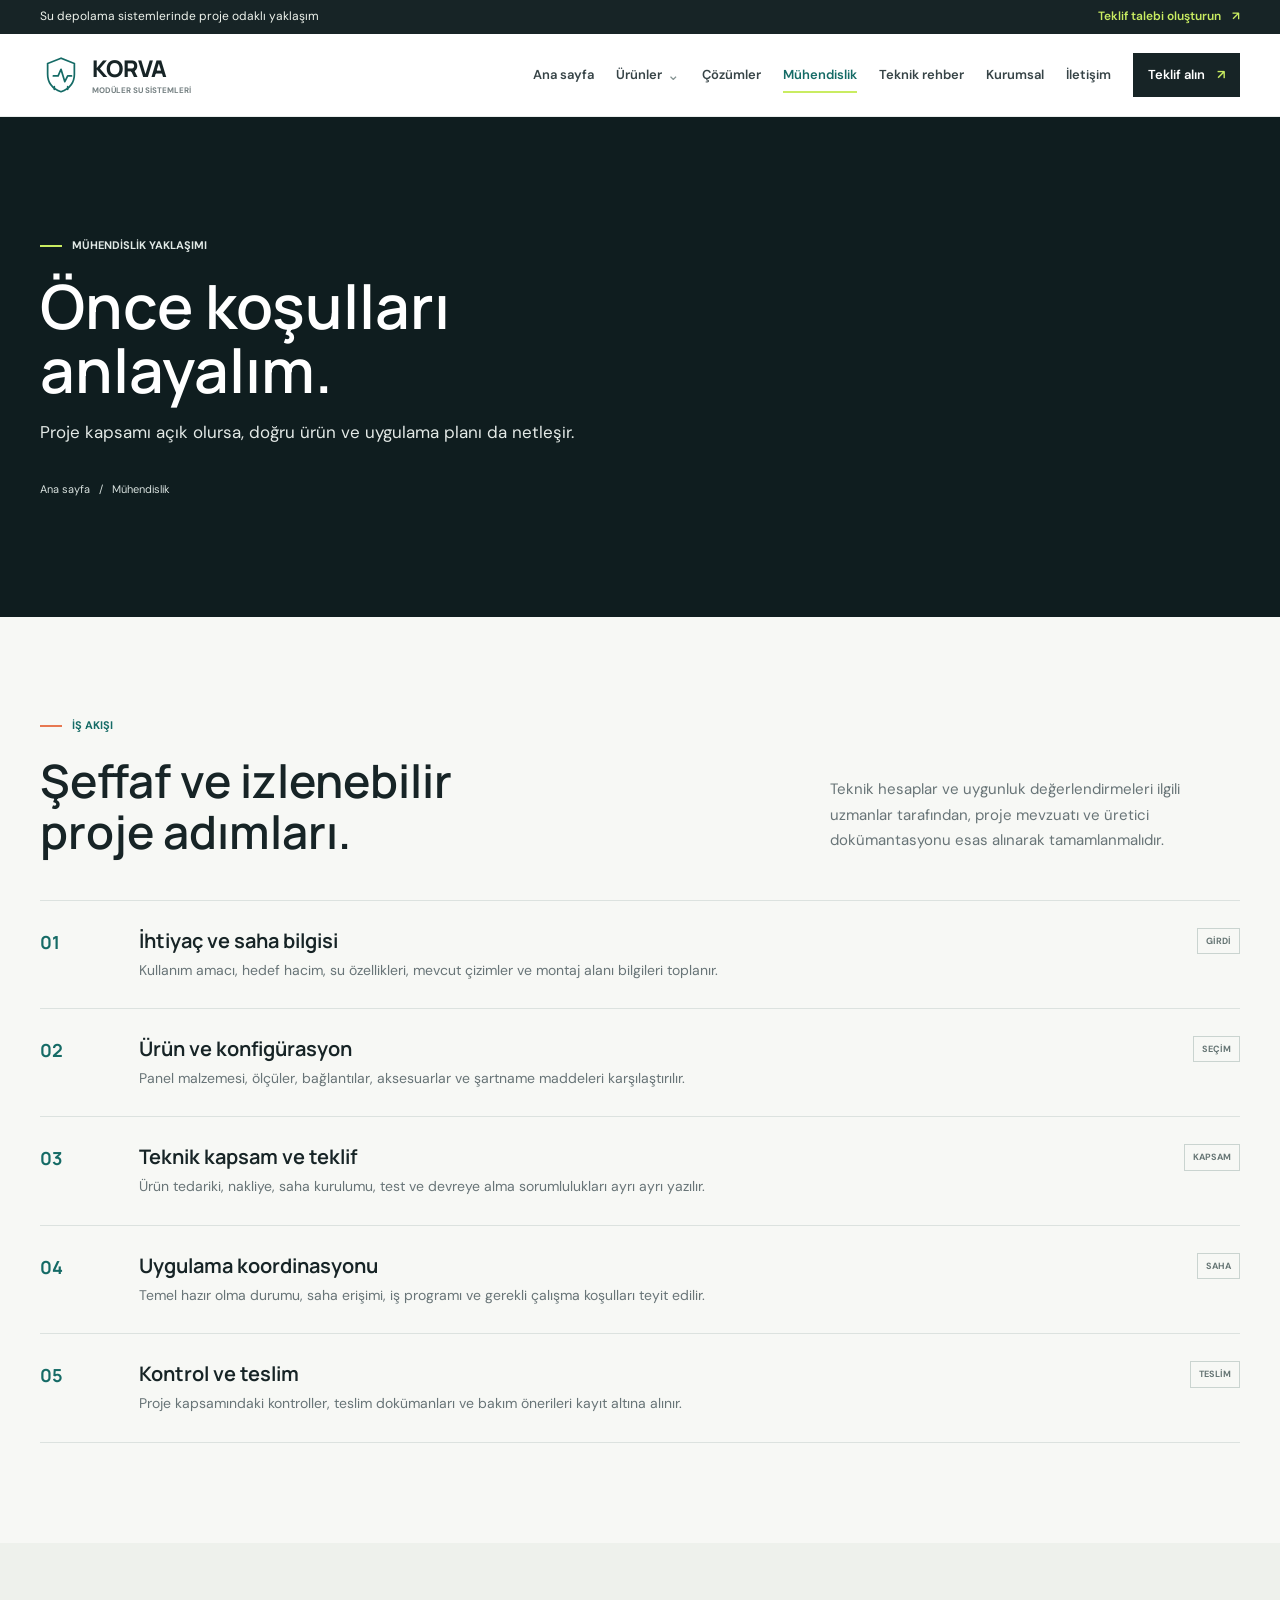
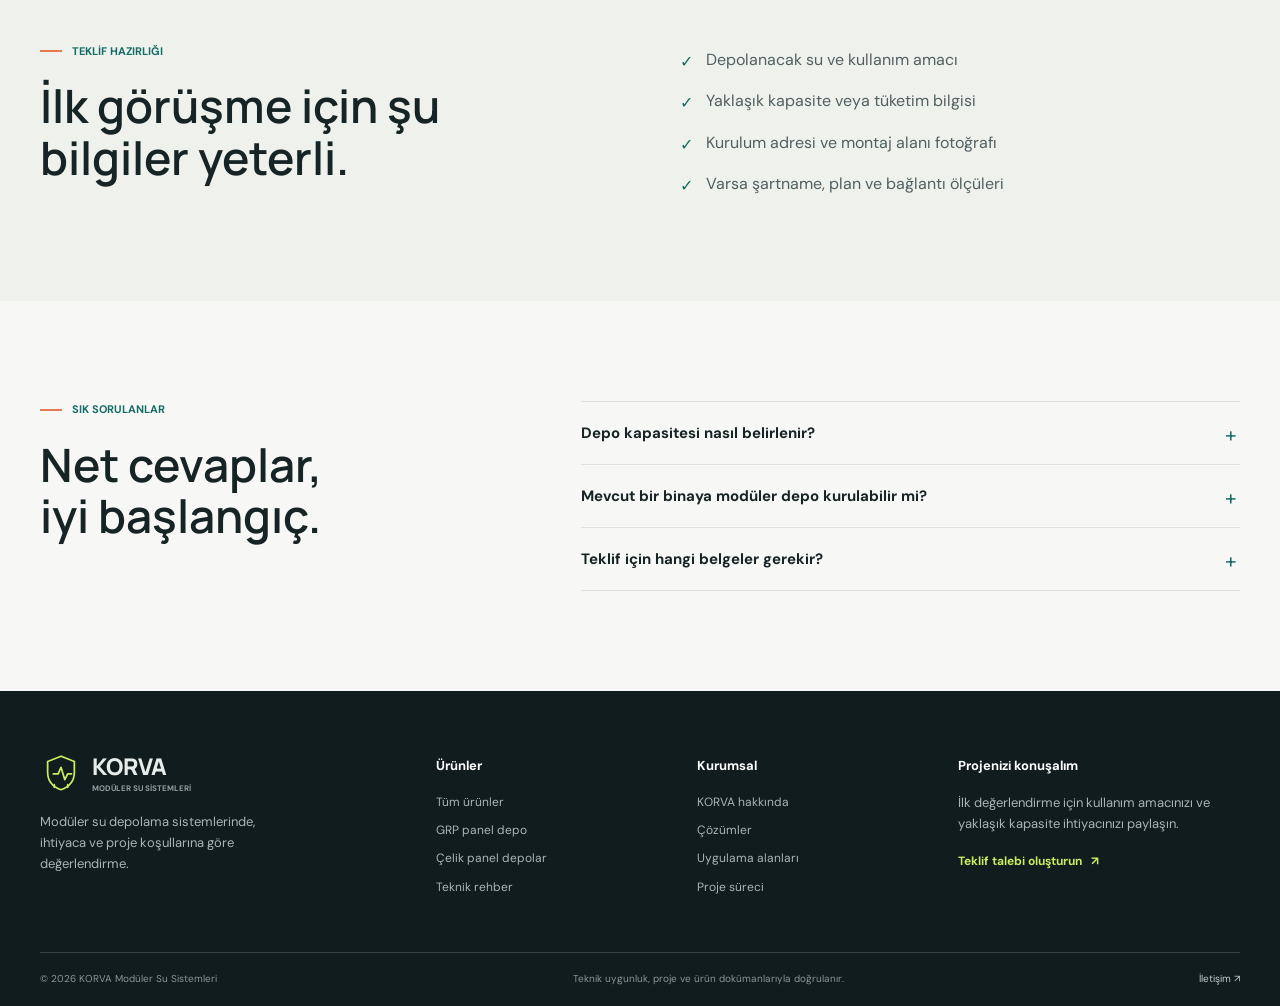
<file: muhendislik.html>
<!doctype html>
<html lang="tr"><head><meta charset="utf-8"><meta name="viewport" content="width=device-width, initial-scale=1"><meta name="theme-color" content="#172426"><meta name="description" content="KORVA modüler depo projelerinde keşif girdileri, teknik değerlendirme, teklif kapsamı ve saha planlama adımları."><title>Mühendislik ve Süreç | KORVA</title><link rel="icon" href="assets/favicon.svg" type="image/svg+xml"><link rel="stylesheet" href="assets/site.css"><script src="assets/site.js" defer></script></head>
<body data-page="engineering"><div id="site-header"></div><main>
  <section class="page-hero page-hero-engineering"><div class="page-hero-image photo-plant"></div><div class="page-hero-shade"></div><div class="wrap page-hero-content"><p class="eyebrow eyebrow-light"><span></span> Mühendislik yaklaşımı</p><h1>Önce koşulları<br>anlayalım.</h1><p>Proje kapsamı açık olursa, doğru ürün ve uygulama planı da netleşir.</p><nav class="breadcrumbs breadcrumbs-light" aria-label="Sayfa yolu"><a href="index.html">Ana sayfa</a><span>/</span><span>Mühendislik</span></nav></div></section>
  <section class="section"><div class="wrap"><div class="section-heading"><div><p class="eyebrow"><span></span> İş akışı</p><h2>Şeffaf ve izlenebilir<br>proje adımları.</h2></div><p class="heading-aside">Teknik hesaplar ve uygunluk değerlendirmeleri ilgili uzmanlar tarafından, proje mevzuatı ve üretici dokümantasyonu esas alınarak tamamlanmalıdır.</p></div>
  <div class="timeline"><article><span class="timeline-no">01</span><div><h3>İhtiyaç ve saha bilgisi</h3><p>Kullanım amacı, hedef hacim, su özellikleri, mevcut çizimler ve montaj alanı bilgileri toplanır.</p></div><span class="timeline-tag">GİRDİ</span></article><article><span class="timeline-no">02</span><div><h3>Ürün ve konfigürasyon</h3><p>Panel malzemesi, ölçüler, bağlantılar, aksesuarlar ve şartname maddeleri karşılaştırılır.</p></div><span class="timeline-tag">SEÇİM</span></article><article><span class="timeline-no">03</span><div><h3>Teknik kapsam ve teklif</h3><p>Ürün tedariki, nakliye, saha kurulumu, test ve devreye alma sorumlulukları ayrı ayrı yazılır.</p></div><span class="timeline-tag">KAPSAM</span></article><article><span class="timeline-no">04</span><div><h3>Uygulama koordinasyonu</h3><p>Temel hazır olma durumu, saha erişimi, iş programı ve gerekli çalışma koşulları teyit edilir.</p></div><span class="timeline-tag">SAHA</span></article><article><span class="timeline-no">05</span><div><h3>Kontrol ve teslim</h3><p>Proje kapsamındaki kontroller, teslim dokümanları ve bakım önerileri kayıt altına alınır.</p></div><span class="timeline-tag">TESLİM</span></article></div></div></section>
  <section class="section section-soft"><div class="wrap checklist-layout"><div><p class="eyebrow"><span></span> Teklif hazırlığı</p><h2>İlk görüşme için şu bilgiler yeterli.</h2></div><ul class="check-list check-list-large"><li>Depolanacak su ve kullanım amacı</li><li>Yaklaşık kapasite veya tüketim bilgisi</li><li>Kurulum adresi ve montaj alanı fotoğrafı</li><li>Varsa şartname, plan ve bağlantı ölçüleri</li></ul></div></section>
  <section class="section"><div class="wrap faq-block"><div><p class="eyebrow"><span></span> Sık sorulanlar</p><h2>Net cevaplar,<br>iyi başlangıç.</h2></div><div class="faq-list"><details><summary>Depo kapasitesi nasıl belirlenir?</summary><p>Kullanım amacı, tüketim/debi, kesinti süresi ve ilgili proje gereksinimleri değerlendirilir. Nihai hacim proje hesabıyla doğrulanır.</p></details><details><summary>Mevcut bir binaya modüler depo kurulabilir mi?</summary><p>Montaj açıklığı, oda ölçüsü, zemin taşıma kapasitesi ve kaldırma/kurulum erişimi incelendikten sonra değerlendirme yapılabilir.</p></details><details><summary>Teklif için hangi belgeler gerekir?</summary><p>Varsa teknik şartname, mimari veya mekanik proje, su analiz raporu ve montaj alanı fotoğrafları ilk değerlendirmeyi hızlandırır.</p></details></div></div></section>
</main><div id="site-footer"></div></body></html>
</file>
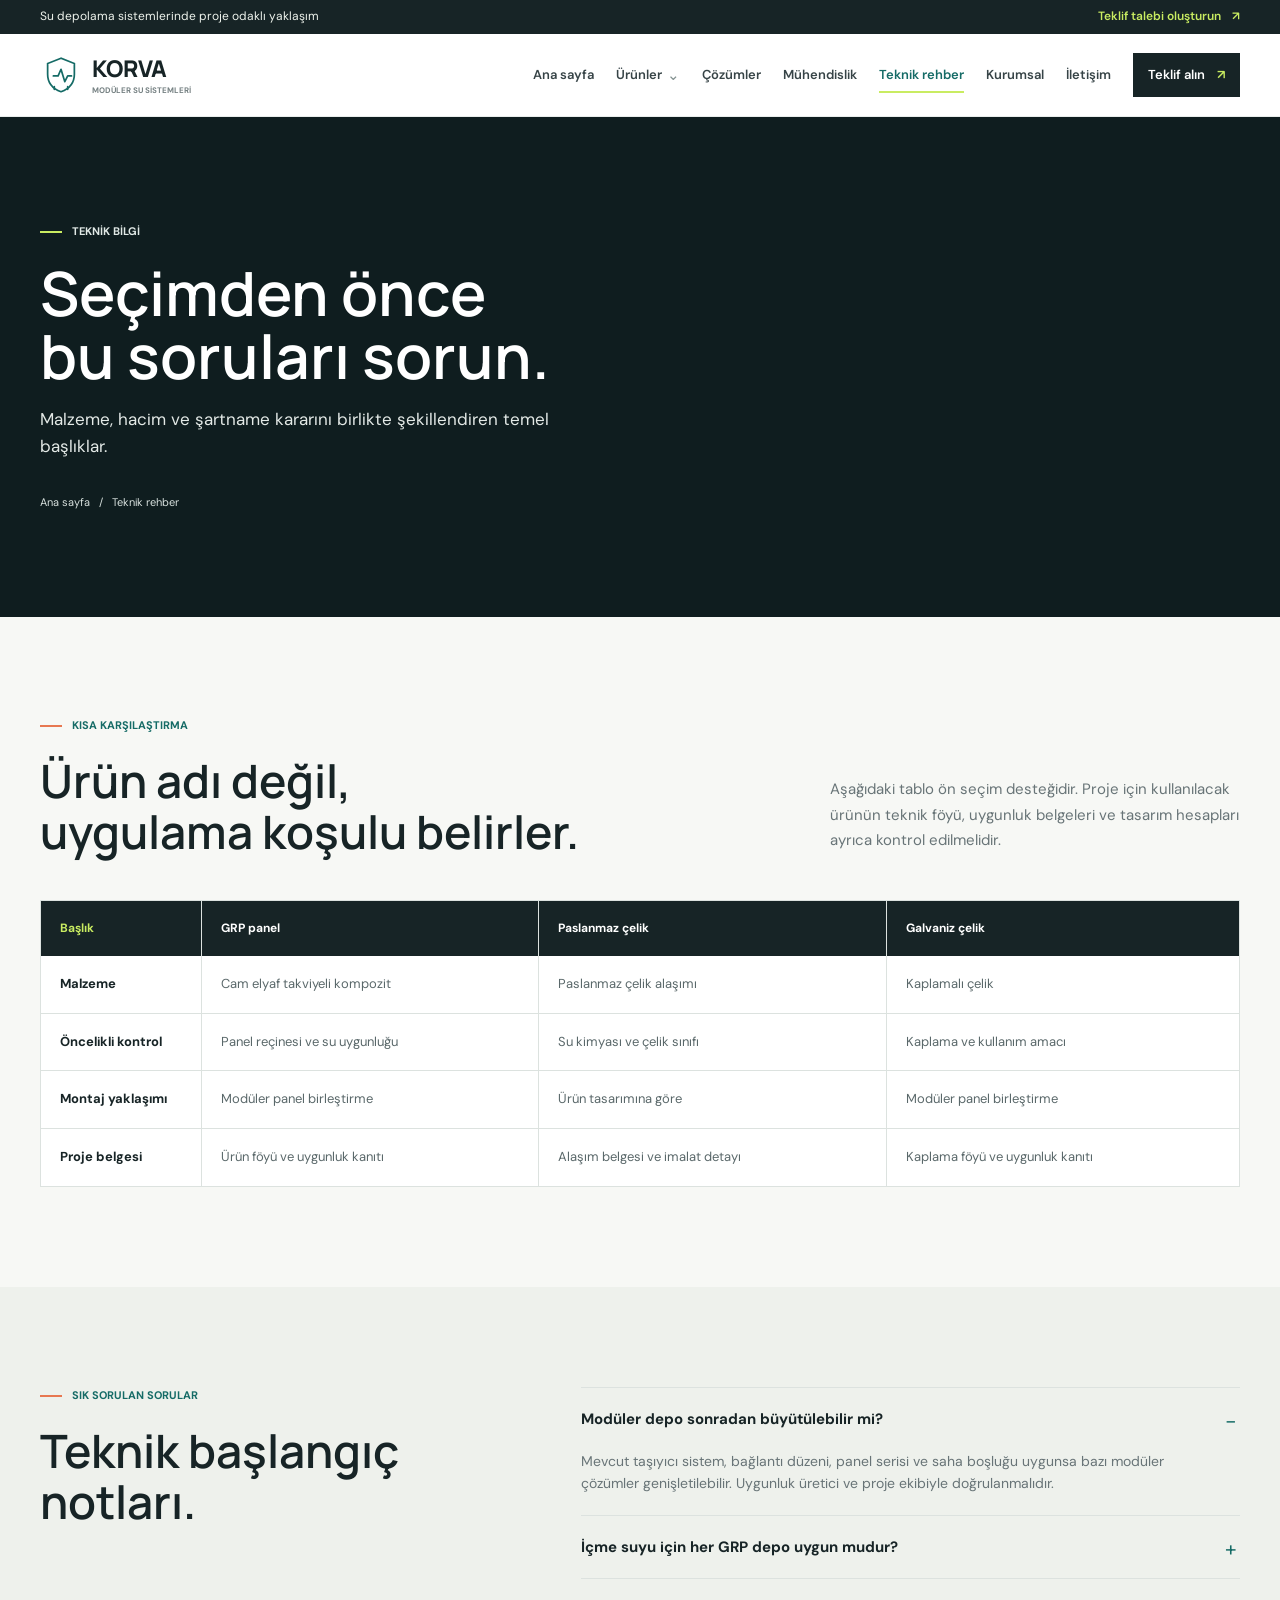
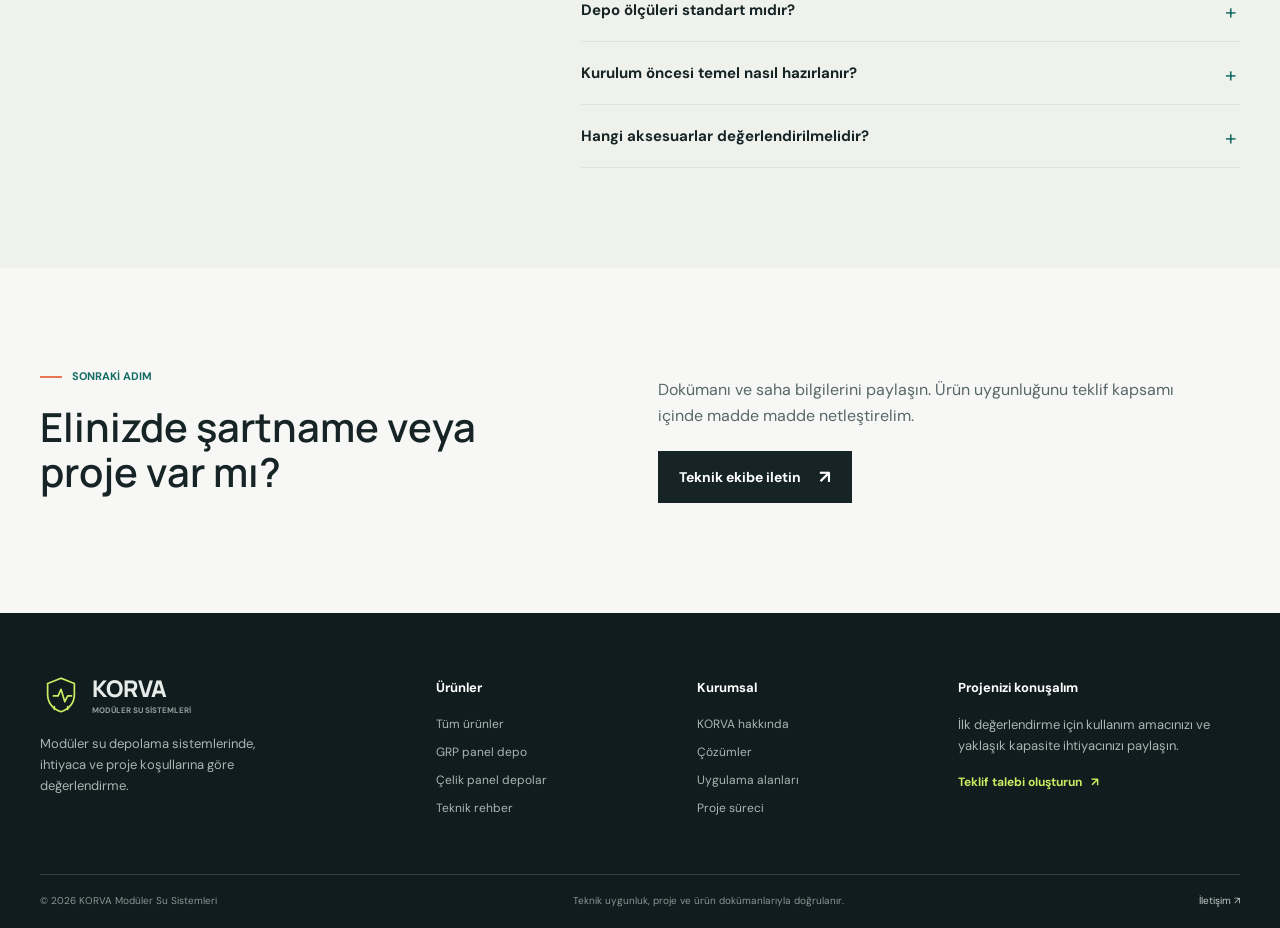
<file: rehber.html>
<!doctype html>
<html lang="tr"><head><meta charset="utf-8"><meta name="viewport" content="width=device-width, initial-scale=1"><meta name="theme-color" content="#172426"><meta name="description" content="GRP, paslanmaz ve galvaniz modüler su deposu seçerken sorulması gereken teknik sorular ve sık sorulanlar."><title>Teknik Rehber | KORVA</title><link rel="icon" href="assets/favicon.svg" type="image/svg+xml"><link rel="stylesheet" href="assets/site.css"><script src="assets/site.js" defer></script></head>
<body data-page="guide"><div id="site-header"></div><main>
  <section class="page-hero page-hero-guide"><div class="page-hero-image photo-grp"></div><div class="page-hero-shade"></div><div class="wrap page-hero-content"><p class="eyebrow eyebrow-light"><span></span> Teknik bilgi</p><h1>Seçimden önce<br>bu soruları sorun.</h1><p>Malzeme, hacim ve şartname kararını birlikte şekillendiren temel başlıklar.</p><nav class="breadcrumbs breadcrumbs-light" aria-label="Sayfa yolu"><a href="index.html">Ana sayfa</a><span>/</span><span>Teknik rehber</span></nav></div></section>
  <section class="section"><div class="wrap"><div class="section-heading"><div><p class="eyebrow"><span></span> Kısa karşılaştırma</p><h2>Ürün adı değil,<br>uygulama koşulu belirler.</h2></div><p class="heading-aside">Aşağıdaki tablo ön seçim desteğidir. Proje için kullanılacak ürünün teknik föyü, uygunluk belgeleri ve tasarım hesapları ayrıca kontrol edilmelidir.</p></div><div class="table-wrap"><table><thead><tr><th>Başlık</th><th>GRP panel</th><th>Paslanmaz çelik</th><th>Galvaniz çelik</th></tr></thead><tbody><tr><th>Malzeme</th><td>Cam elyaf takviyeli kompozit</td><td>Paslanmaz çelik alaşımı</td><td>Kaplamalı çelik</td></tr><tr><th>Öncelikli kontrol</th><td>Panel reçinesi ve su uygunluğu</td><td>Su kimyası ve çelik sınıfı</td><td>Kaplama ve kullanım amacı</td></tr><tr><th>Montaj yaklaşımı</th><td>Modüler panel birleştirme</td><td>Ürün tasarımına göre</td><td>Modüler panel birleştirme</td></tr><tr><th>Proje belgesi</th><td>Ürün föyü ve uygunluk kanıtı</td><td>Alaşım belgesi ve imalat detayı</td><td>Kaplama föyü ve uygunluk kanıtı</td></tr></tbody></table></div></div></section>
  <section class="section section-soft"><div class="wrap faq-block"><div><p class="eyebrow"><span></span> Sık sorulan sorular</p><h2>Teknik başlangıç<br>notları.</h2></div><div class="faq-list"><details open><summary>Modüler depo sonradan büyütülebilir mi?</summary><p>Mevcut taşıyıcı sistem, bağlantı düzeni, panel serisi ve saha boşluğu uygunsa bazı modüler çözümler genişletilebilir. Uygunluk üretici ve proje ekibiyle doğrulanmalıdır.</p></details><details><summary>İçme suyu için her GRP depo uygun mudur?</summary><p>Hayır. İçme suyu kullanımı için teklif edilen panel, conta ve diğer suyla temas eden parçaların ilgili uygunluk belgeleri ürün bazında incelenmelidir.</p></details><details><summary>Depo ölçüleri standart mıdır?</summary><p>Panel modülleri belirli ölçü aileleriyle sunulabilir; toplam depo ölçüsü ve konfigürasyonu seçilen sisteme ve saha koşullarına bağlıdır.</p></details><details><summary>Kurulum öncesi temel nasıl hazırlanır?</summary><p>Temel düzlüğü, taşıma kapasitesi ve mesnet düzeni seçilen tankın teknik tasarımına göre mühendislik ekibince belirlenmelidir.</p></details><details><summary>Hangi aksesuarlar değerlendirilmelidir?</summary><p>Giriş-çıkış bağlantıları, taşma ve drenaj, seviye göstergesi, menhol, merdiven ve havalık gibi elemanlar proje kullanımına göre seçilir.</p></details></div></div></section>
  <section class="section"><div class="wrap split-callout"><div><p class="eyebrow"><span></span> Sonraki adım</p><h2>Elinizde şartname veya proje var mı?</h2></div><div><p>Dokümanı ve saha bilgilerini paylaşın. Ürün uygunluğunu teklif kapsamı içinde madde madde netleştirelim.</p><a class="button button-dark" href="iletisim.html#teklif">Teknik ekibe iletin <span>↗</span></a></div></div></section>
</main><div id="site-footer"></div></body></html>
</file>
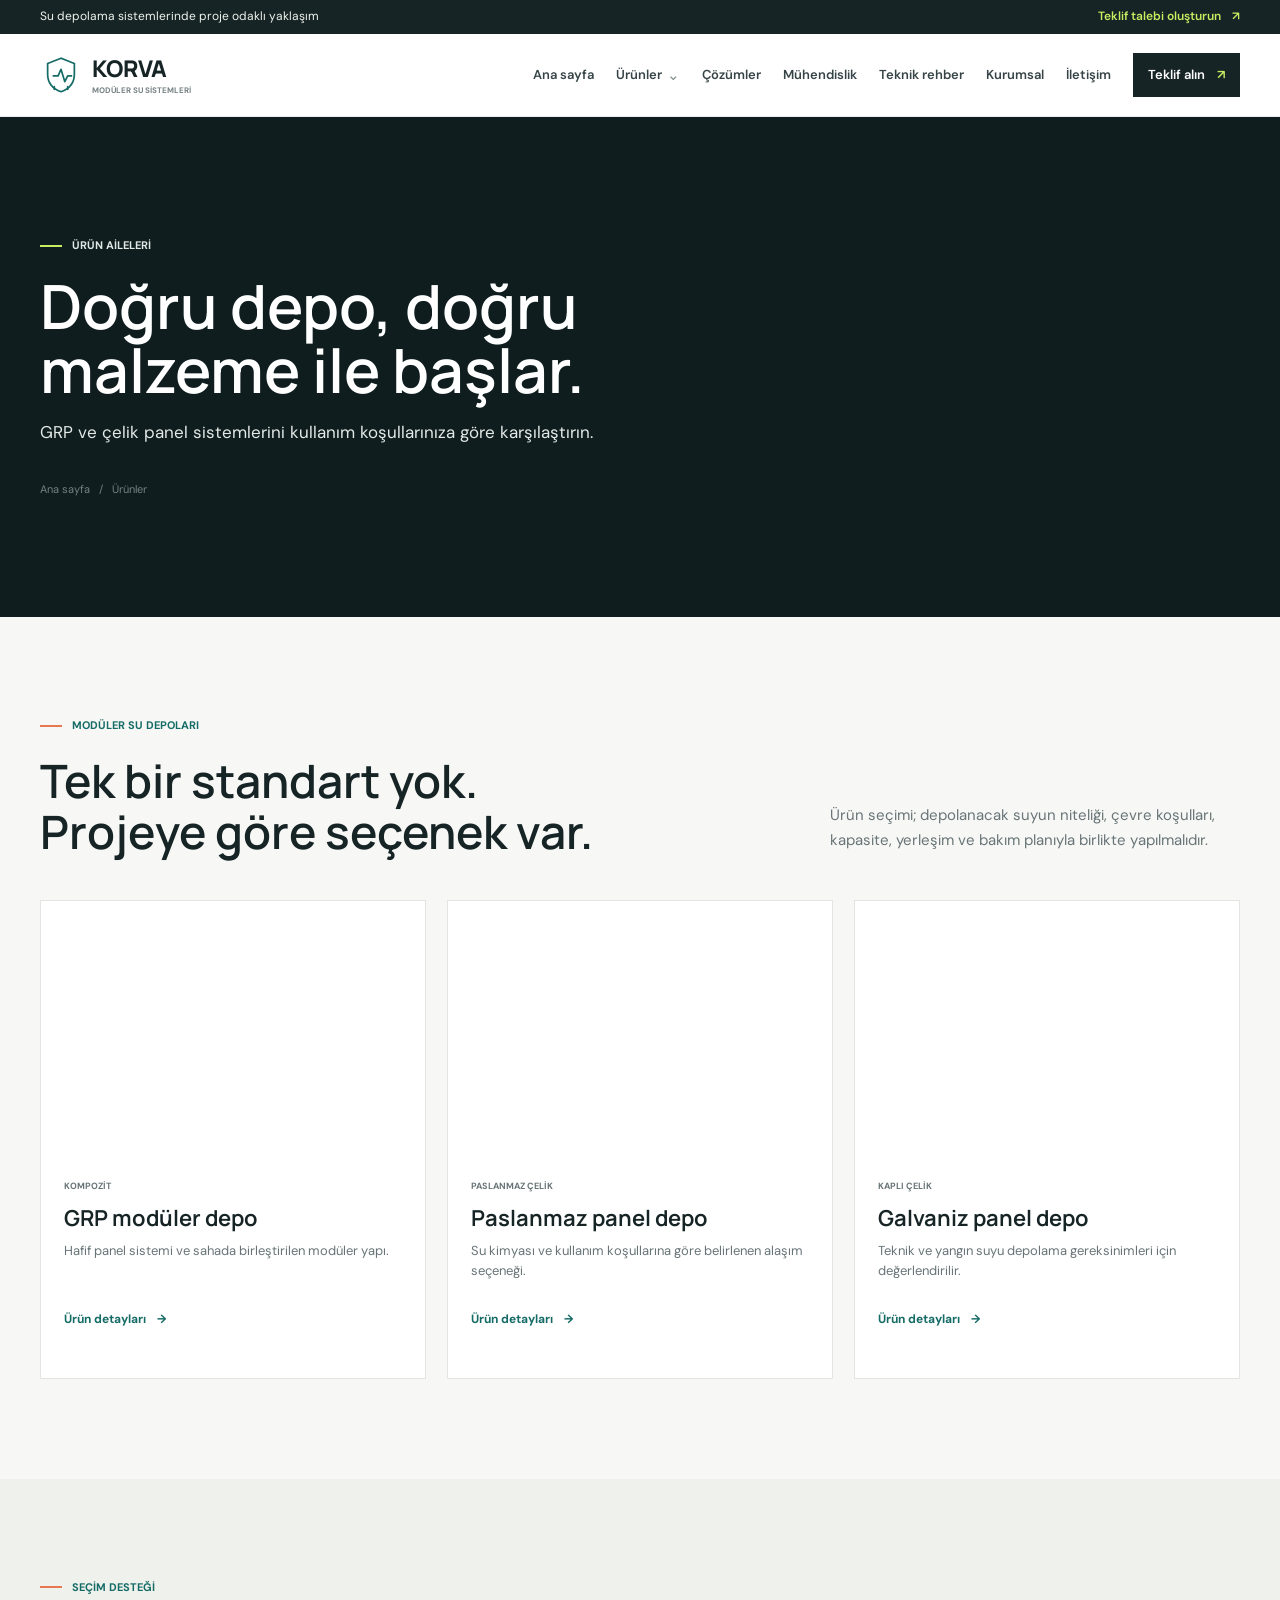
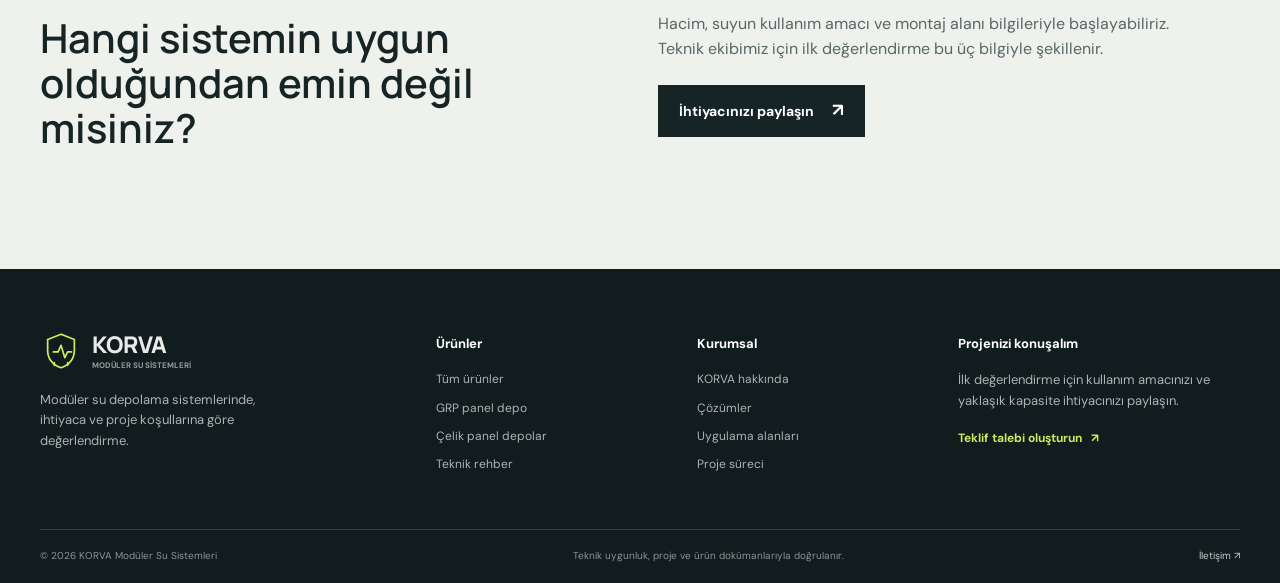
<file: urunler.html>
<!doctype html>
<html lang="tr">
<head>
  <meta charset="utf-8"><meta name="viewport" content="width=device-width, initial-scale=1"><meta name="theme-color" content="#172426">
  <meta name="description" content="KORVA GRP, paslanmaz çelik ve galvaniz çelik modüler su deposu seçeneklerini proje koşullarına göre karşılaştırın.">
  <title>Ürünler | KORVA Modüler Su Sistemleri</title><link rel="icon" href="assets/favicon.svg" type="image/svg+xml"><link rel="stylesheet" href="assets/site.css"><script src="assets/site.js" defer></script>
</head>
<body data-page="products"><div id="site-header"></div><main>
  <section class="page-hero page-hero-products"><div class="page-hero-image photo-grp"></div><div class="page-hero-shade"></div><div class="wrap page-hero-content"><p class="eyebrow eyebrow-light"><span></span> Ürün aileleri</p><h1>Doğru depo, doğru<br>malzeme ile başlar.</h1><p>GRP ve çelik panel sistemlerini kullanım koşullarınıza göre karşılaştırın.</p><nav class="breadcrumbs" aria-label="Sayfa yolu"><a href="index.html">Ana sayfa</a><span>/</span><span>Ürünler</span></nav></div></section>
  <section class="section"><div class="wrap"><div class="section-heading"><div><p class="eyebrow"><span></span> Modüler su depoları</p><h2>Tek bir standart yok.<br>Projeye göre seçenek var.</h2></div><p class="heading-aside">Ürün seçimi; depolanacak suyun niteliği, çevre koşulları, kapasite, yerleşim ve bakım planıyla birlikte yapılmalıdır.</p></div>
    <div class="catalog-grid">
      <a class="catalog-card" href="grp-moduler-depo.html"><div class="catalog-image photo-grp"></div><div class="catalog-info"><span class="card-kicker">KOMPOZİT</span><h3>GRP modüler depo</h3><p>Hafif panel sistemi ve sahada birleştirilen modüler yapı.</p><span class="text-link">Ürün detayları <span aria-hidden="true">→</span></span></div></a>
      <a class="catalog-card" href="celik-depolar.html#paslanmaz"><div class="catalog-image photo-steel"></div><div class="catalog-info"><span class="card-kicker">PASLANMAZ ÇELİK</span><h3>Paslanmaz panel depo</h3><p>Su kimyası ve kullanım koşullarına göre belirlenen alaşım seçeneği.</p><span class="text-link">Ürün detayları <span aria-hidden="true">→</span></span></div></a>
      <a class="catalog-card" href="celik-depolar.html#galvaniz"><div class="catalog-image photo-galvanized"></div><div class="catalog-info"><span class="card-kicker">KAPLI ÇELİK</span><h3>Galvaniz panel depo</h3><p>Teknik ve yangın suyu depolama gereksinimleri için değerlendirilir.</p><span class="text-link">Ürün detayları <span aria-hidden="true">→</span></span></div></a>
    </div>
  </div></section>
  <section class="section section-soft"><div class="wrap split-callout"><div><p class="eyebrow"><span></span> Seçim desteği</p><h2>Hangi sistemin uygun olduğundan emin değil misiniz?</h2></div><div><p>Hacim, suyun kullanım amacı ve montaj alanı bilgileriyle başlayabiliriz. Teknik ekibimiz için ilk değerlendirme bu üç bilgiyle şekillenir.</p><a class="button button-dark" href="iletisim.html#teklif">İhtiyacınızı paylaşın <span aria-hidden="true">↗</span></a></div></div></section>
</main><div id="site-footer"></div></body></html>
</file>
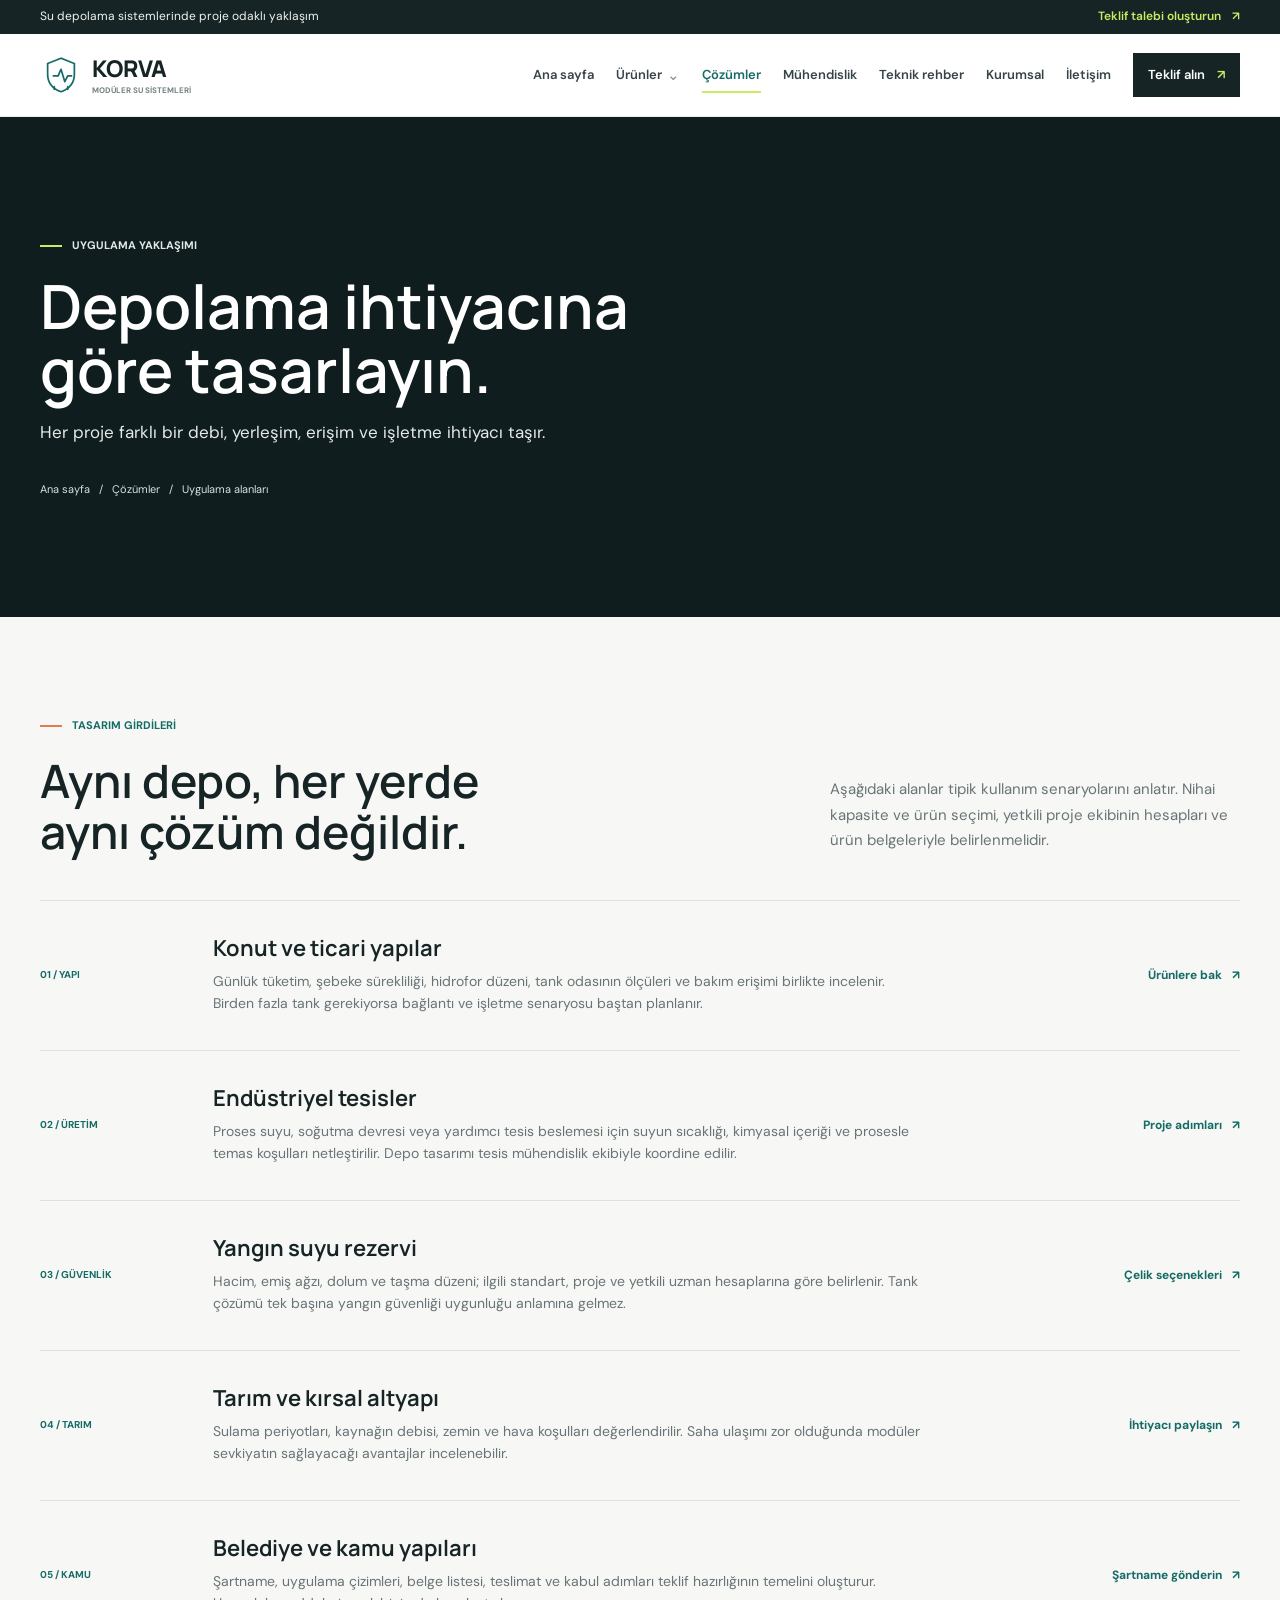
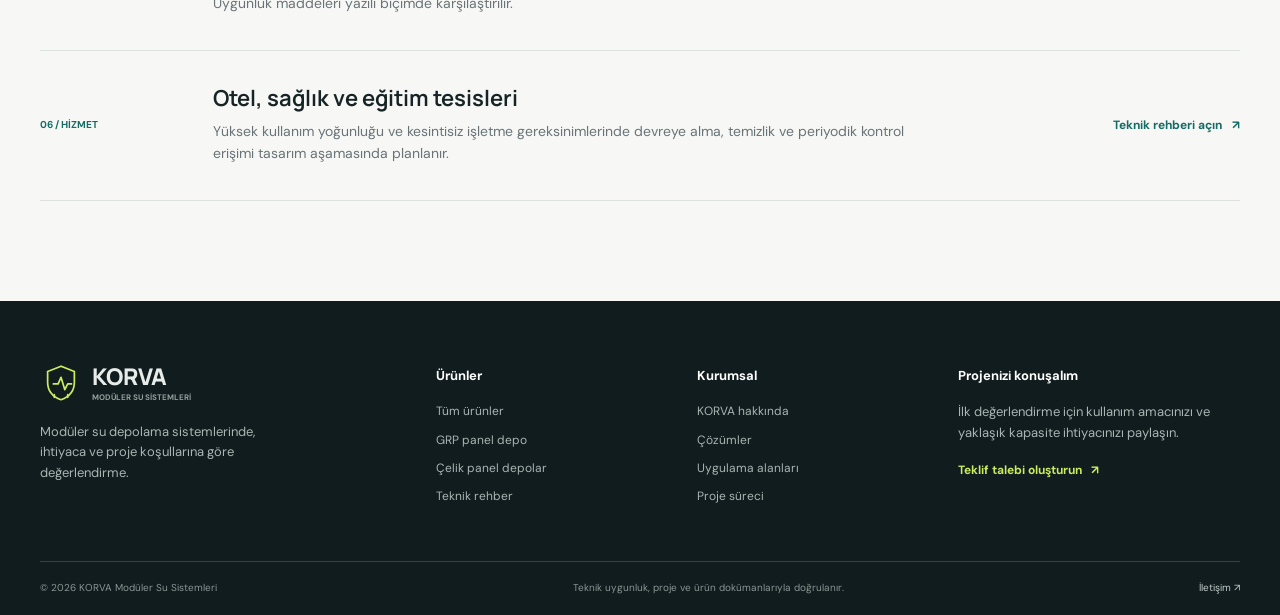
<file: uygulamalar.html>
<!doctype html>
<html lang="tr"><head><meta charset="utf-8"><meta name="viewport" content="width=device-width, initial-scale=1"><meta name="theme-color" content="#172426"><meta name="description" content="Modüler su depolarının bina, endüstri, yangın suyu, tarım ve kamu projelerindeki uygulama kriterleri."><title>Uygulama Alanları | KORVA</title><link rel="icon" href="assets/favicon.svg" type="image/svg+xml"><link rel="stylesheet" href="assets/site.css"><script src="assets/site.js" defer></script></head>
<body data-page="solutions"><div id="site-header"></div><main>
  <section class="page-hero page-hero-application"><div class="page-hero-image photo-galvanized"></div><div class="page-hero-shade"></div><div class="wrap page-hero-content"><p class="eyebrow eyebrow-light"><span></span> Uygulama yaklaşımı</p><h1>Depolama ihtiyacına<br>göre tasarlayın.</h1><p>Her proje farklı bir debi, yerleşim, erişim ve işletme ihtiyacı taşır.</p><nav class="breadcrumbs breadcrumbs-light" aria-label="Sayfa yolu"><a href="index.html">Ana sayfa</a><span>/</span><a href="cozumler.html">Çözümler</a><span>/</span><span>Uygulama alanları</span></nav></div></section>
  <section class="section"><div class="wrap"><div class="section-heading"><div><p class="eyebrow"><span></span> Tasarım girdileri</p><h2>Aynı depo, her yerde<br>aynı çözüm değildir.</h2></div><p class="heading-aside">Aşağıdaki alanlar tipik kullanım senaryolarını anlatır. Nihai kapasite ve ürün seçimi, yetkili proje ekibinin hesapları ve ürün belgeleriyle belirlenmelidir.</p></div>
  <div class="application-details">
    <article id="binalar"><span>01 / YAPI</span><div><h3>Konut ve ticari yapılar</h3><p>Günlük tüketim, şebeke sürekliliği, hidrofor düzeni, tank odasının ölçüleri ve bakım erişimi birlikte incelenir. Birden fazla tank gerekiyorsa bağlantı ve işletme senaryosu baştan planlanır.</p></div><a href="urunler.html">Ürünlere bak <span>↗</span></a></article>
    <article id="endustri"><span>02 / ÜRETİM</span><div><h3>Endüstriyel tesisler</h3><p>Proses suyu, soğutma devresi veya yardımcı tesis beslemesi için suyun sıcaklığı, kimyasal içeriği ve prosesle temas koşulları netleştirilir. Depo tasarımı tesis mühendislik ekibiyle koordine edilir.</p></div><a href="muhendislik.html">Proje adımları <span>↗</span></a></article>
    <article id="yangin"><span>03 / GÜVENLİK</span><div><h3>Yangın suyu rezervi</h3><p>Hacim, emiş ağzı, dolum ve taşma düzeni; ilgili standart, proje ve yetkili uzman hesaplarına göre belirlenir. Tank çözümü tek başına yangın güvenliği uygunluğu anlamına gelmez.</p></div><a href="celik-depolar.html#galvaniz">Çelik seçenekleri <span>↗</span></a></article>
    <article id="tarim"><span>04 / TARIM</span><div><h3>Tarım ve kırsal altyapı</h3><p>Sulama periyotları, kaynağın debisi, zemin ve hava koşulları değerlendirilir. Saha ulaşımı zor olduğunda modüler sevkiyatın sağlayacağı avantajlar incelenebilir.</p></div><a href="iletisim.html#teklif">İhtiyacı paylaşın <span>↗</span></a></article>
    <article id="kamu"><span>05 / KAMU</span><div><h3>Belediye ve kamu yapıları</h3><p>Şartname, uygulama çizimleri, belge listesi, teslimat ve kabul adımları teklif hazırlığının temelini oluşturur. Uygunluk maddeleri yazılı biçimde karşılaştırılır.</p></div><a href="iletisim.html#teklif">Şartname gönderin <span>↗</span></a></article>
    <article id="tesisler"><span>06 / HİZMET</span><div><h3>Otel, sağlık ve eğitim tesisleri</h3><p>Yüksek kullanım yoğunluğu ve kesintisiz işletme gereksinimlerinde devreye alma, temizlik ve periyodik kontrol erişimi tasarım aşamasında planlanır.</p></div><a href="rehber.html">Teknik rehberi açın <span>↗</span></a></article>
  </div></div></section>
</main><div id="site-footer"></div></body></html>
</file>
<file: assets/site.css>
@import url('https://fonts.googleapis.com/css2?family=DM+Sans:wght@400;500;600;700&family=Manrope:wght@400;500;600;700;800&display=swap');

:root {
  color-scheme: light;
  --ink: #172426;
  --ink-soft: #344346;
  --muted: #687477;
  --line: #dce2df;
  --paper: #f7f8f5;
  --white: #fff;
  --teal: #156b66;
  --lime: #c9ec61;
  --coral: #e77851;
  --wrap: 1200px;
  font-family: 'DM Sans', Arial, sans-serif;
  color: var(--ink);
  background: var(--paper);
  font-synthesis: none;
  text-rendering: optimizeLegibility;
}

* { box-sizing: border-box; }
html { scroll-behavior: smooth; scroll-padding-top: 92px; }
body { margin: 0; min-width: 320px; font-size: 16px; line-height: 1.6; background: var(--paper); }
img { max-width: 100%; }
a { color: inherit; text-decoration: none; }
button, input, textarea, select { font: inherit; }
button, a, summary { -webkit-tap-highlight-color: transparent; }
:focus-visible { outline: 3px solid var(--coral); outline-offset: 3px; }
.wrap { width: min(var(--wrap), calc(100% - 64px)); margin-inline: auto; }

h1, h2, h3, p { margin-top: 0; }
h1, h2, h3 { font-family: Manrope, Arial, sans-serif; letter-spacing: 0; }
h1 { margin-bottom: 20px; font-size: 68px; font-weight: 600; line-height: 1.04; }
h2 { margin-bottom: 18px; font-size: 46px; font-weight: 600; line-height: 1.12; }
h3 { margin-bottom: 10px; font-size: 22px; font-weight: 650; line-height: 1.25; }
p { color: var(--ink-soft); }

.topline { min-height: 34px; color: #eef3ec; background: var(--ink); font-size: 12px; }
.topline-inner { min-height: 34px; display: flex; justify-content: space-between; align-items: center; gap: 20px; }
.topline a { color: var(--lime); font-weight: 600; }
.topline a span { margin-left: 8px; }
.site-header { position: sticky; top: 0; z-index: 20; background: rgba(255,255,255,.97); border-bottom: 1px solid #e9edeb; }
.header-inner { min-height: 82px; display: flex; justify-content: space-between; align-items: center; gap: 28px; }
.brand { display: inline-flex; align-items: center; gap: 10px; flex: 0 0 auto; }
.brand-symbol { width: 42px; height: 42px; color: var(--teal); display: grid; place-items: center; }
.brand-symbol svg { width: 100%; height: 100%; }
.brand-type { display: flex; flex-direction: column; line-height: 1.15; }
.brand-type strong { font-family: Manrope, Arial, sans-serif; font-size: 23px; font-weight: 800; letter-spacing: 0; }
.brand-type small { margin-top: 4px; color: #758082; font-size: 8px; font-weight: 700; letter-spacing: 0; }
.primary-nav { display: flex; align-items: center; gap: 22px; font-size: 13px; font-weight: 600; }
.primary-nav > a:not(.nav-cta), .nav-dropdown summary { display: inline-flex; align-items: center; min-height: 42px; color: #374447; transition: color .15s ease; }
.primary-nav > a:hover, .nav-dropdown summary:hover, .primary-nav .is-current { color: var(--teal) !important; }
.primary-nav [aria-current="page"] { position: relative; }
.primary-nav [aria-current="page"]::after { position: absolute; right: 0; bottom: 3px; left: 0; height: 2px; background: var(--lime); content: ""; }
.nav-dropdown { position: relative; }
.nav-dropdown summary { gap: 5px; cursor: pointer; list-style: none; }
.nav-dropdown summary::-webkit-details-marker { display: none; }
.nav-dropdown summary span { color: #82908f; font-size: 15px; }
.nav-menu { position: absolute; top: 45px; left: -16px; min-width: 220px; padding: 9px; background: white; border: 1px solid var(--line); box-shadow: 0 12px 28px rgba(16,35,36,.12); }
.nav-menu a { display: block; padding: 11px 12px; color: var(--ink-soft); font-size: 13px; }
.nav-menu a:hover { background: var(--paper); color: var(--teal); }
.nav-cta { padding: 12px 15px; background: var(--ink); color: white; white-space: nowrap; }
.nav-cta span { margin-left: 9px; color: var(--lime); }
.menu-toggle { display: none; }

.hero { position: relative; min-height: 690px; height: min(790px, calc(100svh - 116px)); color: white; overflow: hidden; background: #253638; }
.hero-image, .hero-shade { position: absolute; inset: 0; }
.hero-image { background-image: url('https://img.sectional-watertank.com/photo/pl175406603-frp_smc_grp_sectional_water_tanks_for_drinking_fire_rain_irrigation_grp_panel_water_tank.jpg'); background-position: center 48%; background-size: cover; }
.hero-shade { background: rgba(10, 26, 29, .59); }
.hero-content { position: relative; z-index: 1; display: flex; min-height: inherit; flex-direction: column; justify-content: center; align-items: flex-start; padding-top: 36px; padding-bottom: 60px; }
.eyebrow { display: flex; align-items: center; gap: 10px; margin-bottom: 20px; color: var(--teal); font-size: 11px; font-weight: 700; letter-spacing: 0; text-transform: uppercase; }
.eyebrow > span { width: 22px; height: 2px; background: var(--coral); }
.eyebrow-light { color: #e1e9e6; }
.eyebrow-light > span { background: var(--lime); }
.hero h1 { max-width: 790px; margin-bottom: 24px; color: #fff; font-size: 72px; }
.hero-copy { max-width: 560px; margin-bottom: 32px; color: #e4eae7; font-size: 18px; line-height: 1.6; }
.hero-actions { display: flex; flex-wrap: wrap; align-items: center; gap: 26px; }
.button { display: inline-flex; align-items: center; justify-content: center; gap: 18px; min-height: 52px; padding: 0 20px; border: 1px solid transparent; font-size: 14px; font-weight: 700; transition: background .16s ease, color .16s ease, transform .16s ease; }
.button:hover { transform: translateY(-2px); }
.button span { font-size: 18px; }
.button-lime { background: var(--lime); color: var(--ink); }
.button-lime:hover { background: #d8f57f; }
.button-dark { background: var(--ink); color: white; }
.button-dark:hover { background: var(--teal); }
.button-outline-light { border-color: rgba(255,255,255,.6); color: white; }
.button-outline-light:hover { border-color: var(--lime); color: var(--lime); }
.text-link { display: inline-flex; align-items: center; gap: 11px; color: var(--teal); font-size: 14px; font-weight: 700; }
.text-link span { transition: transform .15s ease; }
.text-link:hover span { transform: translateX(4px); }
.text-link-light { color: #fff; }
.text-link-light span { color: var(--lime); }
.hero-footnote { display: flex; align-items: center; gap: 11px; margin-top: 66px; color: #e1e8e5; font-size: 12px; font-weight: 600; }
.hero-rule { width: 38px; height: 1px; background: var(--lime); }
.hero-scroll { position: absolute; z-index: 2; right: max(32px, calc((100vw - var(--wrap)) / 2)); bottom: 26px; display: grid; width: 42px; height: 42px; place-items: center; border: 1px solid rgba(255,255,255,.55); border-radius: 50%; color: white; font-size: 22px; }

.proof-strip { background: var(--lime); }
.proof-grid { display: grid; min-height: 79px; grid-template-columns: 1fr 1fr 1.35fr auto; align-items: center; gap: 26px; }
.proof-grid > div { display: flex; align-items: center; gap: 11px; color: #253233; font-size: 12px; font-weight: 700; }
.proof-index { color: #5e6b36; font-size: 10px; }
.proof-grid > a { display: inline-flex; align-items: center; gap: 10px; color: #253233; font-size: 12px; font-weight: 700; white-space: nowrap; }

.section { padding: 100px 0; }
.section-intro { padding-top: 112px; padding-bottom: 102px; }
.intro-grid { display: grid; grid-template-columns: 1.03fr .75fr; align-items: end; gap: 90px; }
.intro-grid h2 { max-width: 560px; margin-bottom: 0; }
.intro-copy p { margin-bottom: 20px; font-size: 17px; line-height: 1.75; }
.section-products { background: white; }
.section-heading { display: flex; justify-content: space-between; align-items: end; gap: 36px; margin-bottom: 42px; }
.section-heading h2 { margin-bottom: 0; }
.section-heading > .text-link { margin-bottom: 8px; white-space: nowrap; }
.heading-aside { max-width: 410px; margin: 0 0 4px; color: var(--muted); font-size: 15px; line-height: 1.7; }
.product-grid { display: grid; grid-template-columns: 1.2fr .9fr .7fr; gap: 20px; align-items: stretch; }
.product-card { position: relative; min-width: 0; background: var(--paper); border: 1px solid #e4e9e6; transition: border-color .16s ease; }
.product-card:hover { border-color: var(--teal); }
.product-photo { height: 265px; background-color: #d4d9d5; background-position: center; background-size: cover; }
.photo-grp { background-image: url('https://img.sectional-watertank.com/photo/pl175406603-frp_smc_grp_sectional_water_tanks_for_drinking_fire_rain_irrigation_grp_panel_water_tank.jpg'); }
.photo-steel { background-image: url('https://web.tradekorea.com/product/326/1691326/SR%20TANK%20_STS%20WATER%20TANK__5.jpg'); }
.photo-galvanized { background-image: url('https://images.pexels.com/photos/34980269/pexels-photo-34980269.jpeg?auto=compress&cs=tinysrgb&w=1600'); }
.photo-plant { background-image: url('https://www.nijhuissaurindustries.com/app/uploads/sites/2/2025/07/pwnt-andijkiii-six-3-large-600x600.jpg'); }
.product-card-body { position: relative; min-height: 204px; padding: 24px 24px 27px; }
.card-kicker { display: block; margin-bottom: 12px; color: #687477; font-size: 9px; font-weight: 700; letter-spacing: 0; }
.product-card h3 { max-width: 320px; margin-bottom: 9px; }
.product-card p { max-width: 390px; margin-bottom: 0; color: var(--muted); font-size: 14px; }
.card-arrow { position: absolute; right: 21px; bottom: 20px; color: var(--teal); font-size: 19px; }
.product-note { display: flex; min-height: 220px; flex-direction: column; align-items: flex-start; justify-content: center; padding: 15px 12px 15px 22px; border-left: 1px solid var(--line); }
.note-mark { display: grid; width: 38px; height: 38px; margin-bottom: 18px; place-items: center; background: var(--ink); color: var(--lime); font-family: Manrope, Arial, sans-serif; font-size: 16px; font-weight: 800; }
.product-note p { max-width: 240px; margin-bottom: 17px; color: var(--ink-soft); font-size: 15px; }
.product-note .text-link { font-size: 12px; }

.section-application { color: white; background: var(--ink); }
.application-layout { display: grid; grid-template-columns: .9fr 1fr; gap: 100px; align-items: center; }
.application-copy h2 { max-width: 490px; margin-bottom: 20px; color: white; }
.application-copy > p:not(.eyebrow) { max-width: 470px; margin-bottom: 29px; color: #c1cdca; font-size: 16px; }
.application-list { border-top: 1px solid #445153; }
.application-list a { display: grid; min-height: 68px; grid-template-columns: 42px 1fr 24px; align-items: center; gap: 10px; border-bottom: 1px solid #445153; }
.application-list a > span:first-child { color: var(--lime); font-size: 10px; }
.application-list strong { color: #f2f4f2; font-size: 15px; font-weight: 600; }
.application-list a > span:last-child { color: var(--lime); font-size: 16px; }
.application-list a:hover strong { color: var(--lime); }

.section-process { background: #eef1ec; }
.process-grid { display: grid; grid-template-columns: repeat(4,1fr); margin-top: 55px; border-top: 1px solid #cdd5d1; }
.process-grid article { min-height: 198px; padding: 24px 22px 12px 0; border-right: 1px solid #cdd5d1; }
.process-grid article + article { padding-left: 22px; }
.process-grid article:last-child { border-right: 0; }
.process-grid article > span { display: block; margin-bottom: 29px; color: var(--teal); font-size: 11px; font-weight: 700; }
.process-grid h3 { font-size: 18px; }
.process-grid p { max-width: 240px; margin-bottom: 0; color: #637072; font-size: 13px; }
.process-link { margin-top: 27px; }
.closing-cta { padding: 70px 0; color: white; background: var(--teal); }
.closing-layout { display: flex; justify-content: space-between; align-items: center; gap: 40px; }
.closing-layout h2 { max-width: 730px; margin-bottom: 0; color: white; font-size: 38px; }
.closing-layout .eyebrow { margin-bottom: 13px; }

.site-footer { padding: 61px 0 19px; color: #e7ece9; background: #111c1e; }
.footer-main { display: grid; grid-template-columns: 1.25fr .75fr .75fr 1.05fr; gap: 60px; padding-bottom: 46px; }
.site-footer .brand { margin-bottom: 18px; }
.site-footer .brand-symbol { color: var(--lime); }
.site-footer .brand-type small { color: #91a09d; }
.footer-brand p, .footer-contact p { max-width: 260px; margin-bottom: 0; color: #a9b5b2; font-size: 13px; }
.footer-links, .footer-contact { display: flex; flex-direction: column; align-items: flex-start; }
.footer-links strong, .footer-contact strong { margin: 4px 0 16px; color: #fff; font-size: 13px; }
.footer-links a { margin: 0 0 9px; color: #a9b5b2; font-size: 12px; }
.footer-links a:hover, .footer-bottom a:hover { color: var(--lime); }
.footer-cta { display: inline-flex; gap: 9px; margin-top: 17px; color: var(--lime); font-size: 12px; font-weight: 700; }
.footer-bottom { display: flex; justify-content: space-between; gap: 20px; padding-top: 18px; border-top: 1px solid #344244; color: #899693; font-size: 10px; }
.footer-bottom a { color: #c4cecb; }

.page-hero { position: relative; min-height: 500px; color: white; overflow: hidden; background: var(--ink); }
.page-hero-image, .page-hero-shade { position: absolute; inset: 0; }
.page-hero-image { background-position: center; background-size: cover; }
.page-hero-shade { background: rgba(11,25,27,.64); }
.page-hero-content { position: relative; z-index: 1; display: flex; min-height: 500px; flex-direction: column; justify-content: center; align-items: flex-start; padding-top: 45px; padding-bottom: 44px; }
.page-hero h1 { max-width: 820px; margin-bottom: 18px; color: white; font-size: 61px; }
.page-hero-content > p:not(.eyebrow) { max-width: 580px; margin-bottom: 23px; color: #e3e9e6; font-size: 17px; }
.page-hero-products .page-hero-image { background-position: center 43%; }
.page-hero-steel .page-hero-image, .page-hero-company .page-hero-image { background-position: center 55%; }
.page-hero-solutions .page-hero-image, .page-hero-engineering .page-hero-image { background-position: center; }
.page-hero-application .page-hero-image { background-position: center 60%; }
.page-hero-guide .page-hero-image { background-position: center 48%; }
.breadcrumbs { display: flex; align-items: center; gap: 9px; margin-top: 11px; color: #758181; font-size: 11px; }
.breadcrumbs a:hover { color: var(--teal); }
.breadcrumbs-light { color: #d7e0dd; }
.breadcrumbs-light a:hover { color: var(--lime); }
.product-hero { position: relative; min-height: 610px; color: white; overflow: hidden; background: var(--ink); }
.product-hero-photo, .product-hero-shade { position: absolute; inset: 0; }
.product-hero-photo { background-position: center 48%; background-size: cover; }
.product-hero-shade { background: rgba(10,26,29,.64); }
.product-hero-content { position: relative; z-index: 1; display: flex; min-height: 610px; flex-direction: column; justify-content: center; align-items: flex-start; padding-top: 35px; padding-bottom: 44px; }
.product-hero .breadcrumbs { margin: 0 0 44px; }
.product-hero h1 { max-width: 730px; margin-bottom: 17px; color: white; font-size: 64px; }
.product-hero-content > p:not(.eyebrow) { max-width: 610px; margin-bottom: 28px; color: #e0e8e5; font-size: 17px; }
.detail-grid { display: grid; grid-template-columns: .9fr 1fr; gap: 95px; }
.detail-grid h2 { max-width: 500px; font-size: 40px; }
.detail-copy p { margin: 0 0 18px; color: #58676a; font-size: 16px; line-height: 1.8; }
.check-list { display: flex; flex-direction: column; gap: 13px; margin: 22px 0 0; padding: 0; list-style: none; }
.check-list li { position: relative; padding-left: 26px; color: #506063; }
.check-list li::before { position: absolute; top: 2px; left: 0; color: var(--teal); content: "✓"; font-weight: 700; }
.spec-grid { display: grid; grid-template-columns: repeat(4,1fr); border-top: 1px solid var(--line); }
.spec-grid article { min-height: 210px; padding: 25px 22px 18px 0; border-right: 1px solid var(--line); }
.spec-grid article + article { padding-left: 21px; }
.spec-grid article:last-child { border: 0; }
.spec-grid article > span { display: block; margin-bottom: 34px; color: var(--teal); font-size: 10px; font-weight: 700; }
.spec-grid h3 { font-size: 18px; }
.spec-grid p { margin-bottom: 0; color: var(--muted); font-size: 13px; }
.related-links { display: flex; flex-direction: column; }
.related-links a { display: flex; justify-content: space-between; gap: 15px; padding: 13px 0; border-bottom: 1px solid var(--line); color: var(--teal); font-size: 14px; font-weight: 700; }
.related-links a:first-child { border-top: 1px solid var(--line); }
.section-soft { background: #eef1ec; }
.split-callout { display: grid; grid-template-columns: .9fr 1fr; align-items: center; gap: 95px; }
.split-callout h2 { max-width: 520px; font-size: 40px; }
.split-callout > div:last-child > p { max-width: 540px; margin-bottom: 23px; color: #58676a; }

.catalog-grid { display: grid; grid-template-columns: repeat(3,1fr); gap: 21px; }
.catalog-card { display: block; border: 1px solid #e1e6e3; background: white; }
.catalog-card:hover { border-color: var(--teal); }
.catalog-image { height: 255px; background-position: center; background-size: cover; }
.catalog-info { min-height: 222px; padding: 23px; }
.catalog-info h3 { margin-bottom: 8px; }
.catalog-info p { min-height: 46px; margin-bottom: 18px; color: var(--muted); font-size: 13px; }
.catalog-info .text-link { font-size: 12px; }

.sector-grid { display: grid; grid-template-columns: repeat(3,1fr); border-top: 1px solid var(--line); border-left: 1px solid var(--line); }
.sector-card { min-height: 270px; padding: 28px 28px 24px; border-right: 1px solid var(--line); border-bottom: 1px solid var(--line); background: white; }
.sector-number { display: block; margin-bottom: 34px; color: var(--teal); font-size: 11px; font-weight: 700; }
.sector-card h2 { margin-bottom: 12px; font-size: 22px; }
.sector-card p { min-height: 82px; margin-bottom: 15px; color: var(--muted); font-size: 13px; }
.sector-card .text-link { font-size: 12px; }
.sector-card-accent { background: var(--lime); }
.sector-card-accent .sector-number { color: #405327; }
.sector-card-accent p { color: #39442d; }
.application-details { border-top: 1px solid var(--line); }
.application-details article { display: grid; grid-template-columns: 145px 1fr 180px; align-items: center; gap: 28px; min-height: 150px; padding: 25px 0; border-bottom: 1px solid var(--line); }
.application-details article > span { color: var(--teal); font-size: 10px; font-weight: 700; }
.application-details h3 { margin-bottom: 7px; }
.application-details p { max-width: 710px; margin-bottom: 0; color: var(--muted); font-size: 14px; }
.application-details article > a { display: inline-flex; justify-content: flex-end; gap: 10px; color: var(--teal); font-size: 12px; font-weight: 700; }

.timeline { border-top: 1px solid var(--line); }
.timeline article { display: grid; grid-template-columns: 74px 1fr 110px; align-items: start; gap: 25px; padding: 27px 0; border-bottom: 1px solid var(--line); }
.timeline-no { color: var(--teal); font-family: Manrope, Arial, sans-serif; font-size: 18px; font-weight: 700; }
.timeline h3 { margin-bottom: 6px; font-size: 20px; }
.timeline p { max-width: 700px; margin-bottom: 0; color: var(--muted); font-size: 14px; }
.timeline-tag { justify-self: end; padding: 5px 8px; border: 1px solid #cad4d0; color: #667574; font-size: 9px; font-weight: 700; }
.checklist-layout { display: grid; grid-template-columns: 1fr 1fr; gap: 80px; align-items: center; }
.checklist-layout h2 { max-width: 510px; }
.check-list-large { gap: 16px; margin-top: 0; }
.faq-block { display: grid; grid-template-columns: .7fr 1fr; gap: 80px; }
.faq-block h2 { max-width: 360px; }
.faq-list { border-top: 1px solid var(--line); }
.faq-list details { border-bottom: 1px solid var(--line); }
.faq-list summary { position: relative; padding: 19px 34px 19px 0; color: var(--ink); font-size: 15px; font-weight: 700; cursor: pointer; list-style: none; }
.faq-list summary::-webkit-details-marker { display: none; }
.faq-list summary::after { position: absolute; top: 17px; right: 3px; color: var(--teal); content: "+"; font-size: 21px; font-weight: 400; }
.faq-list details[open] summary::after { content: "−"; }
.faq-list details p { max-width: 650px; margin: 0; padding: 0 30px 20px 0; color: var(--muted); font-size: 14px; }

.table-wrap { overflow-x: auto; border: 1px solid var(--line); background: white; }
table { width: 100%; min-width: 700px; border-collapse: collapse; text-align: left; }
th, td { padding: 18px 19px; border-right: 1px solid var(--line); border-bottom: 1px solid var(--line); vertical-align: top; font-size: 13px; }
thead th { background: var(--ink); color: white; font-size: 12px; }
thead th:first-child { color: var(--lime); }
tbody th { width: 160px; color: var(--ink); font-weight: 700; }
td { color: #5a686a; }
tr:last-child th, tr:last-child td { border-bottom: 0; }
th:last-child, td:last-child { border-right: 0; }

.company-intro { display: grid; grid-template-columns: .65fr 1.25fr; gap: 90px; }
.company-intro h2 { max-width: 700px; font-size: 43px; }
.company-intro p:not(.eyebrow) { max-width: 740px; color: #59686a; font-size: 16px; line-height: 1.8; }
.values-grid { display: grid; grid-template-columns: repeat(4,1fr); border-top: 1px solid var(--line); }
.values-grid article { min-height: 210px; padding: 25px 20px 12px 0; border-right: 1px solid var(--line); }
.values-grid article + article { padding-left: 20px; }
.values-grid article:last-child { border-right: 0; }
.values-grid article > span { display: block; margin-bottom: 34px; color: var(--teal); font-size: 10px; font-weight: 700; }
.values-grid h3 { font-size: 18px; }
.values-grid p { max-width: 220px; margin: 0; color: var(--muted); font-size: 13px; }

.contact-masthead { padding: 77px 0 54px; background: #eef1ec; }
.contact-masthead h1 { margin-bottom: 16px; font-size: 59px; }
.contact-masthead > .wrap > p:not(.eyebrow) { max-width: 550px; margin-bottom: 18px; color: #637072; font-size: 16px; }
.contact-section { padding-top: 68px; }
.contact-grid { display: grid; grid-template-columns: .7fr 1fr; gap: 95px; align-items: start; }
.contact-aside h2 { max-width: 400px; font-size: 39px; }
.contact-aside > p:not(.eyebrow) { max-width: 420px; color: var(--muted); font-size: 14px; line-height: 1.8; }
.contact-note { display: flex; align-items: center; gap: 15px; margin-top: 34px; padding-top: 22px; border-top: 1px solid var(--line); }
.contact-note .note-mark { flex: 0 0 38px; margin: 0; }
.contact-note strong { display: block; margin-bottom: 3px; font-size: 13px; }
.contact-note p { margin: 0; color: var(--muted); font-size: 12px; }
.quote-form { padding: 30px; background: white; border: 1px solid #e1e6e3; }
.form-row { display: flex; flex-direction: column; gap: 7px; margin-bottom: 17px; }
.form-row label { color: #344346; font-size: 12px; font-weight: 700; }
.form-row label span { color: #bd5839; }
.form-row input, .form-row textarea, .form-row select { width: 100%; min-height: 47px; padding: 11px 12px; border: 1px solid #cad3cf; border-radius: 0; background: #fff; color: var(--ink); font-size: 13px; }
.form-row textarea { min-height: 122px; resize: vertical; }
.form-row input::placeholder, .form-row textarea::placeholder { color: #9aa5a2; }
.form-pair { display: grid; grid-template-columns: 1fr 1fr; gap: 15px; }
.form-submit { width: 100%; cursor: pointer; }
.form-status { margin: 14px 0 0; color: #76817f; font-size: 11px; line-height: 1.5; }
.form-status.is-notice { color: #526c3a; }

@media (max-width: 1100px) {
  .primary-nav { gap: 13px; font-size: 12px; }
  .header-inner { gap: 18px; }
  .nav-cta { padding-inline: 11px; }
  .application-layout { gap: 60px; }
  .footer-main { gap: 35px; }
  .product-grid { grid-template-columns: 1fr 1fr; }
  .product-note { grid-column: 1 / -1; min-height: 100px; flex-direction: row; justify-content: flex-start; align-items: center; gap: 18px; padding: 18px 0; border-top: 1px solid var(--line); border-left: 0; }
  .product-note .note-mark { flex: 0 0 38px; margin: 0; }
  .product-note p { max-width: 360px; margin: 0; }
  .product-note .text-link { margin-left: auto; }
}

@media (max-width: 900px) {
  .wrap { width: min(var(--wrap), calc(100% - 42px)); }
  .header-inner { min-height: 72px; }
  .menu-toggle { display: flex; width: 43px; height: 43px; flex-direction: column; align-items: center; justify-content: center; gap: 6px; border: 1px solid var(--line); background: white; cursor: pointer; }
  .menu-toggle span { width: 17px; height: 2px; background: var(--ink); transition: transform .15s ease; }
  .menu-toggle[aria-expanded="true"] span:first-child { transform: translateY(4px) rotate(45deg); }
  .menu-toggle[aria-expanded="true"] span:last-child { transform: translateY(-4px) rotate(-45deg); }
  .primary-nav { position: absolute; top: 72px; right: 0; left: 0; display: none; flex-direction: column; align-items: stretch; gap: 0; padding: 12px 21px 21px; border-bottom: 1px solid var(--line); background: white; font-size: 14px; }
  .primary-nav.is-open { display: flex; }
  .primary-nav > a:not(.nav-cta), .nav-dropdown summary { min-height: 49px; border-bottom: 1px solid #edf0ee; }
  .primary-nav [aria-current="page"]::after { display: none; }
  .nav-dropdown { width: 100%; }
  .nav-dropdown summary { justify-content: space-between; }
  .nav-dropdown[open] .nav-menu { position: static; padding: 0 0 7px 13px; border: 0; box-shadow: none; }
  .nav-menu a { padding: 10px 8px; }
  .nav-cta { display: inline-flex; justify-content: center; margin-top: 13px; padding: 13px; }
  .hero { height: auto; min-height: 630px; }
  .hero-content { min-height: 630px; }
  .hero h1 { max-width: 650px; font-size: 60px; }
  .hero-footnote { margin-top: 49px; }
  .proof-grid { grid-template-columns: 1fr 1fr; padding-block: 17px; gap: 13px 20px; }
  .proof-grid > a { justify-self: start; }
  .intro-grid, .application-layout, .detail-grid, .split-callout, .faq-block, .company-intro, .contact-grid, .checklist-layout { grid-template-columns: 1fr; gap: 35px; }
  .intro-grid { align-items: start; }
  .section { padding: 78px 0; }
  .section-intro { padding-block: 83px; }
  .application-layout { gap: 43px; }
  .section-heading { align-items: flex-start; }
  .section-heading .heading-aside { max-width: 350px; }
  .footer-main { grid-template-columns: 1fr 1fr; gap: 38px; }
  .page-hero, .page-hero-content { min-height: 450px; }
  .product-hero, .product-hero-content { min-height: 570px; }
  .product-hero .breadcrumbs { margin-bottom: 35px; }
  .spec-grid, .values-grid { grid-template-columns: 1fr 1fr; }
  .spec-grid article:nth-child(2), .values-grid article:nth-child(2) { border-right: 0; }
  .spec-grid article:nth-child(n+3), .values-grid article:nth-child(n+3) { border-top: 1px solid var(--line); }
  .spec-grid article:nth-child(3), .values-grid article:nth-child(3) { padding-left: 0; }
  .application-details article { grid-template-columns: 100px 1fr; gap: 14px 22px; }
  .application-details article > a { grid-column: 2; justify-content: flex-start; }
  .contact-grid { gap: 40px; }
}

@media (max-width: 600px) {
  body { font-size: 15px; }
  .wrap { width: calc(100% - 36px); }
  .topline-inner { min-height: 32px; font-size: 10px; }
  .topline-inner > span { max-width: 190px; line-height: 1.25; }
  .topline a { white-space: nowrap; font-size: 9px; }
  .header-inner { min-height: 68px; }
  .brand-symbol { width: 37px; height: 37px; }
  .brand-type strong { font-size: 20px; }
  .brand-type small { font-size: 7px; }
  .primary-nav { top: 68px; }
  h1 { font-size: 46px; }
  h2 { font-size: 34px; }
  h3 { font-size: 20px; }
  .hero { min-height: 630px; height: auto; }
  .hero-image { background-position: 57% center; }
  .hero-shade { background: rgba(10,26,29,.66); }
  .hero-content { min-height: 630px; padding-top: 44px; padding-bottom: 66px; }
  .hero h1 { max-width: 440px; font-size: 48px; }
  .hero-copy { max-width: 410px; font-size: 16px; }
  .hero-actions { align-items: flex-start; flex-direction: column; gap: 19px; }
  .hero-footnote { margin-top: 43px; font-size: 10px; }
  .hero-scroll { right: 18px; bottom: 18px; width: 36px; height: 36px; }
  .proof-grid { grid-template-columns: 1fr; gap: 10px; padding-block: 17px; }
  .proof-grid > div { font-size: 11px; }
  .proof-grid > a { padding-top: 3px; }
  .section { padding: 63px 0; }
  .section-intro { padding-block: 66px; }
  .intro-grid { gap: 24px; }
  .intro-grid h2 { font-size: 35px; }
  .intro-copy p { font-size: 15px; }
  .section-heading { flex-direction: column; gap: 22px; margin-bottom: 30px; }
  .section-heading h2 { font-size: 35px; }
  .heading-aside { font-size: 14px; }
  .section-heading > .text-link { margin-top: -5px; }
  .product-grid, .catalog-grid { grid-template-columns: 1fr; gap: 14px; }
  .product-photo { height: 230px; }
  .product-card-body { min-height: 180px; padding: 21px; }
  .product-note { flex-wrap: wrap; gap: 13px; }
  .product-note p { max-width: calc(100% - 60px); font-size: 13px; }
  .product-note .text-link { margin-left: 51px; }
  .application-layout { gap: 36px; }
  .application-copy h2 { font-size: 37px; }
  .application-list a { min-height: 63px; grid-template-columns: 31px 1fr 20px; }
  .application-list strong { font-size: 13px; }
  .process-grid { grid-template-columns: 1fr 1fr; margin-top: 33px; }
  .process-grid article { min-height: 175px; padding: 18px 15px 14px 0; border-bottom: 1px solid #cdd5d1; }
  .process-grid article + article { padding-left: 15px; }
  .process-grid article:nth-child(2) { border-right: 0; }
  .process-grid article:nth-child(3) { padding-left: 0; border-bottom: 0; }
  .process-grid article:nth-child(4) { border-bottom: 0; }
  .process-grid article > span { margin-bottom: 19px; }
  .process-grid h3 { font-size: 16px; }
  .process-grid p { font-size: 12px; }
  .closing-cta { padding: 49px 0; }
  .closing-layout { align-items: flex-start; flex-direction: column; gap: 22px; }
  .closing-layout h2 { font-size: 31px; }
  .footer-main { grid-template-columns: 1fr 1fr; gap: 30px 21px; }
  .footer-brand { grid-column: 1 / -1; }
  .footer-brand p { max-width: 290px; }
  .footer-contact { grid-column: 1 / -1; padding-top: 20px; border-top: 1px solid #344244; }
  .footer-bottom { align-items: flex-start; flex-direction: column; gap: 8px; font-size: 9px; }
  .page-hero, .page-hero-content { min-height: 420px; }
  .page-hero h1 { font-size: 45px; }
  .page-hero-content > p:not(.eyebrow) { font-size: 15px; }
  .page-hero-shade { background: rgba(11,25,27,.68); }
  .product-hero, .product-hero-content { min-height: 560px; }
  .product-hero h1 { font-size: 48px; }
  .product-hero-content > p:not(.eyebrow) { font-size: 15px; }
  .detail-grid { gap: 22px; }
  .detail-grid h2, .split-callout h2, .company-intro h2, .contact-aside h2 { font-size: 33px; }
  .detail-copy p { font-size: 14px; }
  .spec-grid article { min-height: 205px; padding: 20px 14px 17px 0; }
  .spec-grid article + article { padding-left: 14px; }
  .spec-grid article:nth-child(3) { padding-left: 0; }
  .spec-grid article > span { margin-bottom: 25px; }
  .spec-grid h3 { font-size: 16px; }
  .spec-grid p { font-size: 12px; }
  .split-callout { gap: 18px; }
  .catalog-image { height: 220px; }
  .catalog-info { min-height: 190px; padding: 20px; }
  .catalog-info p { min-height: auto; }
  .sector-grid { grid-template-columns: 1fr; }
  .sector-card { min-height: 245px; padding: 22px; }
  .sector-number { margin-bottom: 25px; }
  .sector-card p { min-height: auto; }
  .application-details article { grid-template-columns: 1fr; gap: 9px; padding: 24px 0; }
  .application-details article > a { grid-column: 1; margin-top: 5px; }
  .timeline article { grid-template-columns: 43px 1fr; gap: 12px; padding: 21px 0; }
  .timeline-tag { grid-column: 2; justify-self: start; }
  .timeline h3 { font-size: 18px; }
  .timeline p { font-size: 13px; }
  .checklist-layout { gap: 8px; }
  .check-list-large { gap: 12px; }
  .faq-block { gap: 22px; }
  .faq-block h2 { font-size: 35px; }
  .faq-list summary { font-size: 14px; }
  .company-intro { gap: 18px; }
  .company-intro p:not(.eyebrow) { font-size: 14px; }
  .values-grid { grid-template-columns: 1fr 1fr; }
  .values-grid article { min-height: 190px; padding: 18px 12px 12px 0; }
  .values-grid article + article { padding-left: 12px; }
  .values-grid article:nth-child(3) { padding-left: 0; }
  .values-grid article > span { margin-bottom: 25px; }
  .values-grid h3 { font-size: 15px; }
  .values-grid p { font-size: 12px; }
  .contact-masthead { padding: 53px 0 39px; }
  .contact-masthead h1 { font-size: 43px; }
  .contact-grid { gap: 28px; }
  .quote-form { padding: 20px 16px; }
  .form-pair { grid-template-columns: 1fr; gap: 0; }
}

@media (prefers-reduced-motion: reduce) {
  *, *::before, *::after { scroll-behavior: auto !important; transition-duration: .01ms !important; }
}
</file>
